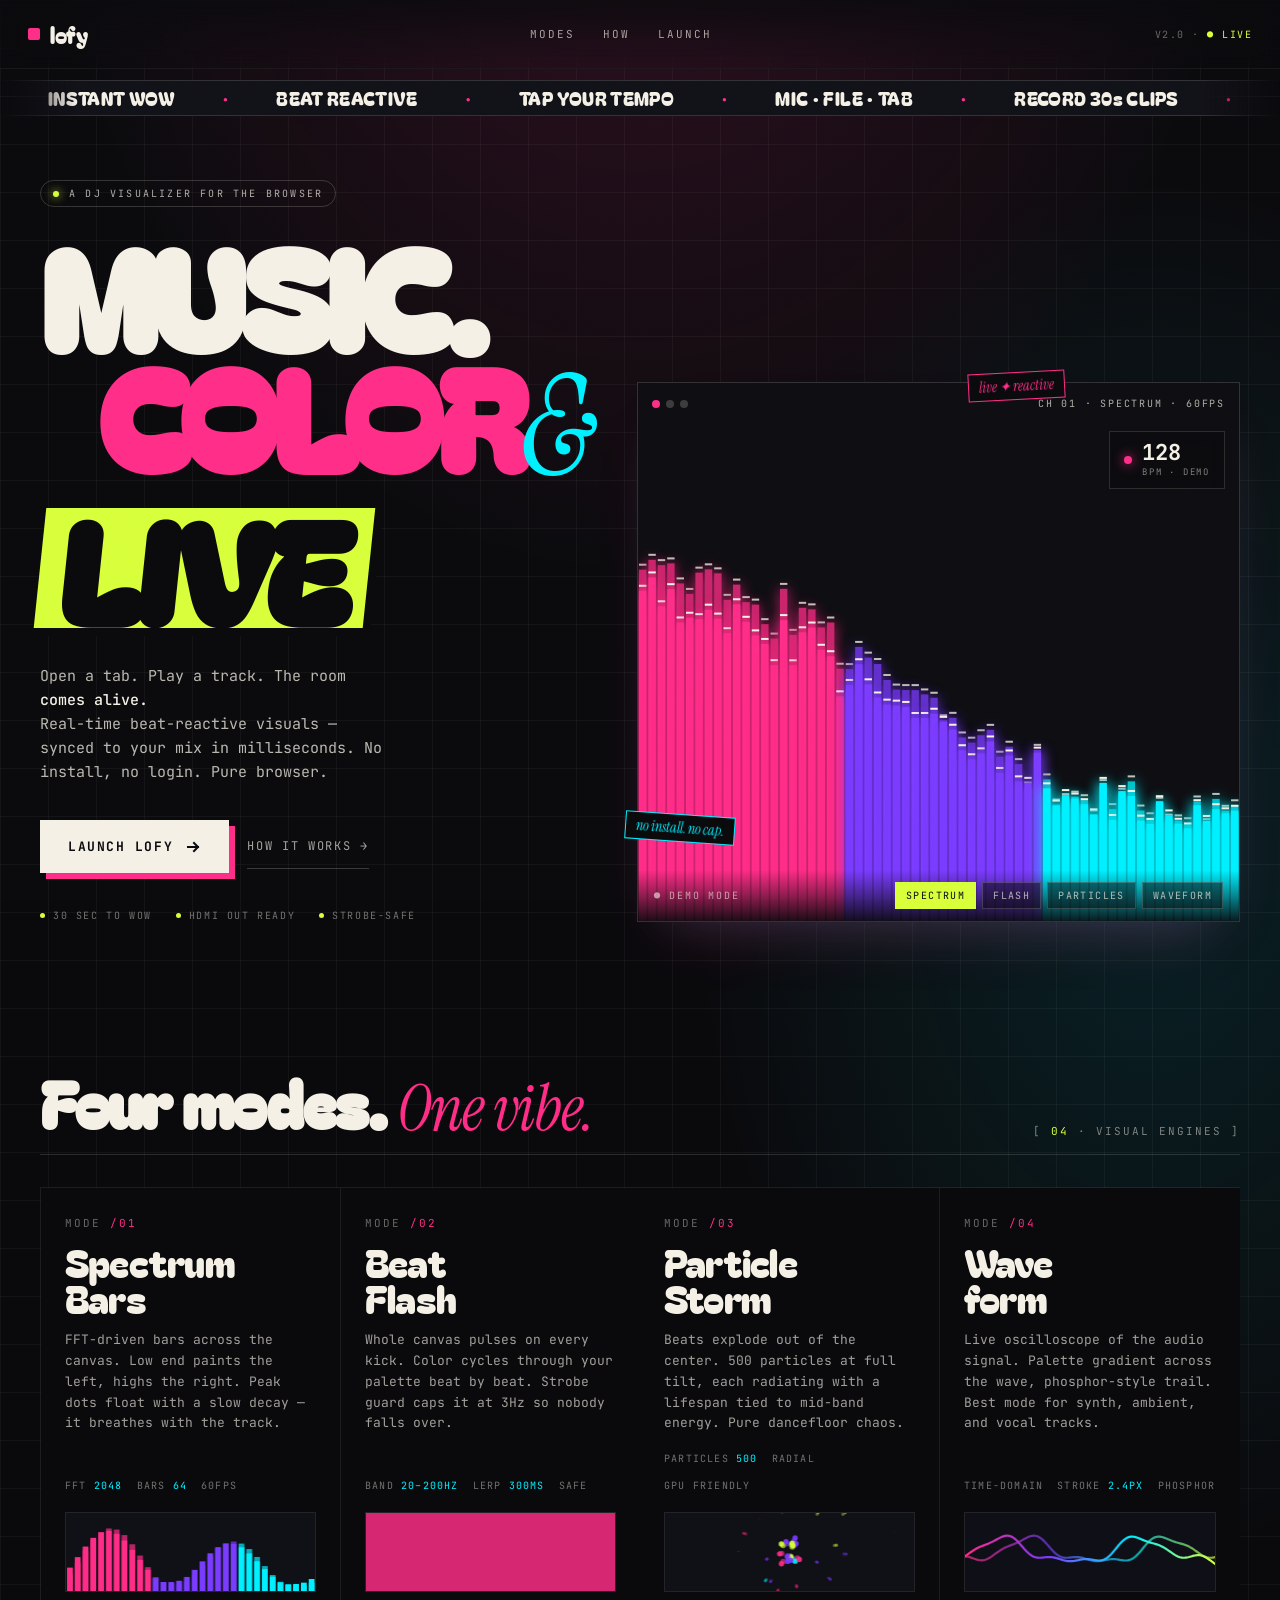
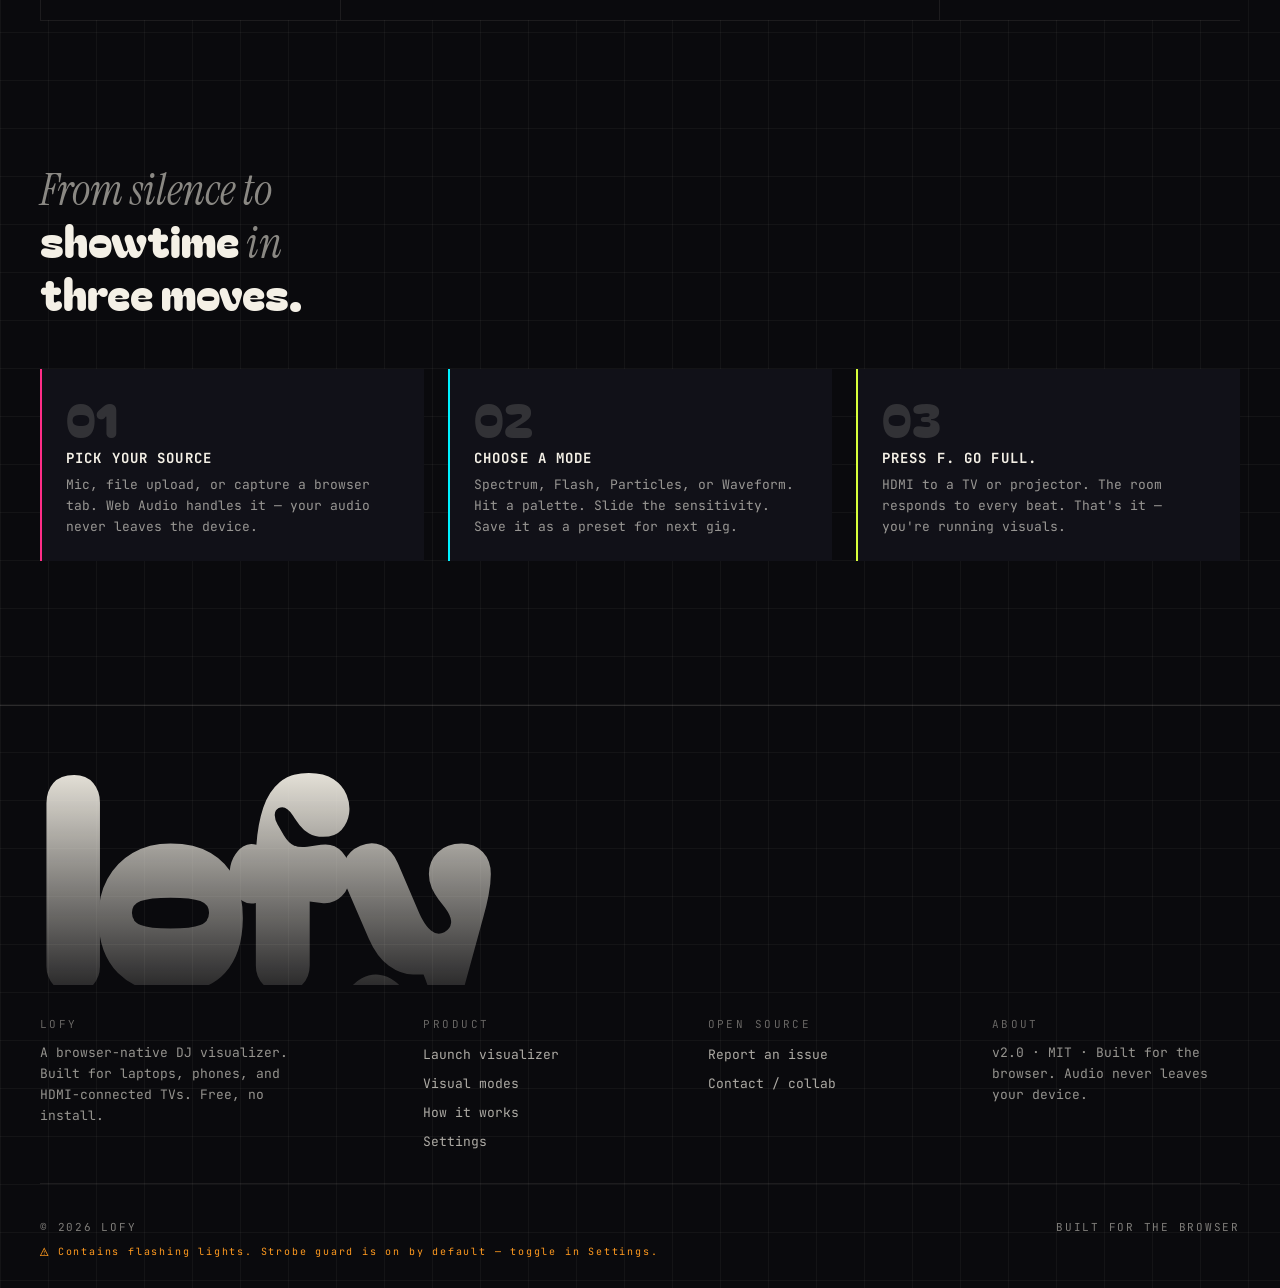
<file: index.html>
<!DOCTYPE html>
<html lang="en">
<head>
<meta charset="UTF-8">
<meta name="viewport" content="width=device-width, initial-scale=1.0, viewport-fit=cover">
<title>lofy — Music. Color. Live. · Browser DJ Visualizer</title>
<meta name="description" content="A browser-native DJ visualizer. Real-time beat-reactive visuals — synced to your music in milliseconds. No install, no login.">
<meta name="keywords" content="DJ visualizer, music visualizer, web audio visualizer, beat detection, audio reactive, real-time visuals, fullscreen visualizer, PWA, browser DJ tool, party visuals">
<meta name="author" content="lofy">
<meta name="theme-color" content="#0a0a0d">
<meta name="color-scheme" content="dark">
<meta name="referrer" content="strict-origin-when-cross-origin">

<link rel="canonical" href="https://lofy.vizleo.com/">

<!-- Open Graph -->
<meta property="og:title" content="lofy — Music. Color. Live.">
<meta property="og:description" content="A browser-native DJ visualizer. Real-time beat-reactive visuals — synced to your music in milliseconds. No install, no login.">
<meta property="og:type" content="website">
<meta property="og:url" content="https://lofy.vizleo.com/">
<meta property="og:image" content="https://lofy.vizleo.com/assets/og-image.png">
<meta property="og:image:width" content="1200">
<meta property="og:image:height" content="630">
<meta property="og:image:alt" content="lofy — DJ visualizer for the browser">
<meta property="og:site_name" content="lofy">
<meta property="og:locale" content="en_US">

<!-- Twitter Card -->
<meta name="twitter:card" content="summary_large_image">
<meta name="twitter:title" content="lofy — Music. Color. Live.">
<meta name="twitter:description" content="Browser-native DJ visualizer. Beat-reactive visuals, zero install.">
<meta name="twitter:image" content="https://lofy.vizleo.com/assets/og-image.png">
<meta name="twitter:image:alt" content="lofy — DJ visualizer for the browser">

<!-- iOS PWA -->
<meta name="apple-mobile-web-app-capable" content="yes">
<meta name="apple-mobile-web-app-status-bar-style" content="black-translucent">
<meta name="apple-mobile-web-app-title" content="lofy">
<meta name="format-detection" content="telephone=no">

<!-- Windows / Edge tile -->
<meta name="msapplication-TileColor" content="#0a0a0d">
<meta name="msapplication-config" content="./browserconfig.xml">

<link rel="manifest" href="./manifest.json">
<link rel="icon" type="image/svg+xml" href="./assets/favicon.svg">
<link rel="alternate icon" href="./assets/icon-192.png" type="image/png">
<link rel="apple-touch-icon" href="./assets/icon-192.png">

<link rel="dns-prefetch" href="//fonts.googleapis.com">
<link rel="dns-prefetch" href="//fonts.gstatic.com">
<link rel="preconnect" href="https://fonts.googleapis.com">
<link rel="preconnect" href="https://fonts.gstatic.com" crossorigin>
<link href="https://fonts.googleapis.com/css2?family=Bagel+Fat+One&family=JetBrains+Mono:wght@300;400;500;700&family=Instrument+Serif:ital@0;1&display=swap" rel="stylesheet">

<link rel="stylesheet" href="./css/main.css">
<link rel="stylesheet" href="./css/landing.css">

<script type="application/ld+json">
{
  "@context": "https://schema.org",
  "@type": "WebApplication",
  "name": "lofy",
  "alternateName": "lofy DJ Visualizer",
  "description": "A browser-native DJ visualizer. Real-time beat-reactive visuals synced to your music in milliseconds. No install, no login.",
  "url": "https://lofy.vizleo.com/",
  "applicationCategory": "MultimediaApplication",
  "operatingSystem": "Any (modern browser)",
  "browserRequirements": "Requires JavaScript and Web Audio API. Best in Chrome, Edge, Firefox, Safari.",
  "offers": { "@type": "Offer", "price": "0", "priceCurrency": "USD" },
  "image": "https://lofy.vizleo.com/assets/og-image.png",
  "screenshot": "https://lofy.vizleo.com/assets/og-image.png",
  "featureList": [
    "Real-time beat-reactive visuals",
    "Microphone, file upload, and tab audio capture",
    "Spectrum bars, Beat Flash, Particle Storm, and Waveform oscilloscope modes",
    "Tap-tempo BPM override",
    "Custom palettes and presets",
    "Strobe safety guard",
    "Fullscreen for HDMI / projector output",
    "Installable as a PWA",
    "Records 30-second clips for sharing"
  ],
  "creator": { "@type": "Organization", "name": "lofy" }
}
</script>
</head>
<body class="landing grain">

<nav aria-label="primary">
  <a href="#top" class="brand" aria-label="lofy home"><span class="brand-dot" aria-hidden="true"></span> lofy</a>
  <div class="nav-links">
    <a href="#modes">Modes</a>
    <a href="#how">How</a>
    <a href="./app.html">Launch</a>
  </div>
  <div class="nav-meta">v2.0 · <span>● LIVE</span></div>
</nav>
<a id="top" tabindex="-1" aria-hidden="true"></a>

<div class="ticker" aria-hidden="true">
  <div class="ticker-track">
    <span>INSTANT WOW</span><span>BEAT REACTIVE</span><span>TAP YOUR TEMPO</span><span>MIC · FILE · TAB</span><span>RECORD 30s CLIPS</span><span>PLUG INTO A TV</span><span>RAINBOW STROBE</span><span>FREE FOREVER</span><span>NO INSTALL</span><span>NO LOGIN</span>
    <span>INSTANT WOW</span><span>BEAT REACTIVE</span><span>TAP YOUR TEMPO</span><span>MIC · FILE · TAB</span><span>RECORD 30s CLIPS</span><span>PLUG INTO A TV</span><span>RAINBOW STROBE</span><span>FREE FOREVER</span><span>NO INSTALL</span><span>NO LOGIN</span>
  </div>
</div>

<section class="hero">
  <div class="hero-left">
    <div class="eyebrow reveal d1">A DJ visualizer for the browser</div>
    <h1 class="reveal d2">
      <span class="l-music">MUSIC.</span>
      <span class="l-color">COLOR<em>&amp;</em></span>
      <span class="l-live">LIVE</span>
    </h1>
    <p class="sub reveal d3">
      Open a tab. Play a track. The room <b>comes alive.</b><br>
      Real-time beat-reactive visuals — synced to your mix in milliseconds. No install, no login. Pure browser.
    </p>
    <div class="cta-row reveal d4">
      <a class="btn-primary" href="./app.html">
        Launch lofy
        <svg width="16" height="16" viewBox="0 0 16 16" fill="none" aria-hidden="true"><path d="M3 8h10M9 4l4 4-4 4" stroke="currentColor" stroke-width="2" stroke-linecap="square"/></svg>
      </a>
      <a class="btn-ghost" href="#how">How it works →</a>
    </div>
    <div class="trust-row reveal d5">
      <div>30 sec to wow</div>
      <div>HDMI out ready</div>
      <div>Strobe-safe</div>
    </div>
  </div>

  <div class="hero-right reveal d3">
    <div class="float-tag t1">live ✦ reactive</div>
    <div class="canvas-frame">
      <div class="canvas-chrome">
        <div class="dots"><i></i><i></i><i></i></div>
        <div>CH 01 · SPECTRUM · 60FPS</div>
      </div>
      <div class="bpm-badge">
        <div class="bpm-dot"></div>
        <div>
          <div class="bpm-val" id="bpmVal">128</div>
          <div class="bpm-lbl">BPM · demo</div>
        </div>
      </div>
      <canvas id="heroCanvas"></canvas>
      <div class="canvas-foot">
        <div>● DEMO MODE</div>
        <div class="mode-pills">
          <button class="mode-pill active" data-mode="spectrum">Spectrum</button>
          <button class="mode-pill" data-mode="flash">Flash</button>
          <button class="mode-pill" data-mode="particles">Particles</button>
          <button class="mode-pill" data-mode="waveform">Waveform</button>
        </div>
      </div>
    </div>
    <div class="float-tag t2">no install. no cap.</div>
  </div>
</section>

<section class="modes" id="modes">
  <div class="modes-head scroll-in">
    <h2>Four modes. <em>One vibe.</em></h2>
    <div class="count">[ <span>04</span> · VISUAL ENGINES ]</div>
  </div>
  <div class="modes-grid">
    <div class="mode-card scroll-in d1">
      <div class="num">MODE <span>/01</span></div>
      <h3>Spectrum<br>Bars</h3>
      <p>FFT-driven bars across the canvas. Low end paints the left, highs the right. Peak dots float with a slow decay — it breathes with the track.</p>
      <div class="specs"><span>FFT <b>2048</b></span><span>BARS <b>64</b></span><span>60FPS</span></div>
      <div class="vis"><canvas id="vis1"></canvas></div>
    </div>
    <div class="mode-card scroll-in d2">
      <div class="num">MODE <span>/02</span></div>
      <h3>Beat<br>Flash</h3>
      <p>Whole canvas pulses on every kick. Color cycles through your palette beat by beat. Strobe guard caps it at 3Hz so nobody falls over.</p>
      <div class="specs"><span>BAND <b>20–200Hz</b></span><span>LERP <b>300MS</b></span><span>SAFE</span></div>
      <div class="vis"><canvas id="vis2"></canvas></div>
    </div>
    <div class="mode-card scroll-in d3">
      <div class="num">MODE <span>/03</span></div>
      <h3>Particle<br>Storm</h3>
      <p>Beats explode out of the center. 500 particles at full tilt, each radiating with a lifespan tied to mid-band energy. Pure dancefloor chaos.</p>
      <div class="specs"><span>PARTICLES <b>500</b></span><span>RADIAL</span><span>GPU FRIENDLY</span></div>
      <div class="vis"><canvas id="vis3"></canvas></div>
    </div>
    <div class="mode-card scroll-in d3">
      <div class="num">MODE <span>/04</span></div>
      <h3>Wave<br>form</h3>
      <p>Live oscilloscope of the audio signal. Palette gradient across the wave, phosphor-style trail. Best mode for synth, ambient, and vocal tracks.</p>
      <div class="specs"><span>TIME-DOMAIN</span><span>STROKE <b>2.4PX</b></span><span>PHOSPHOR</span></div>
      <div class="vis"><canvas id="vis4"></canvas></div>
    </div>
  </div>
</section>

<section class="how" id="how">
  <div class="how-head scroll-in">From silence to <b>showtime</b> in <b>three moves.</b></div>
  <div class="steps">
    <div class="step scroll-in d1">
      <div class="step-num">01</div>
      <h4>Pick your source</h4>
      <p>Mic, file upload, or capture a browser tab. Web Audio handles it — your audio never leaves the device.</p>
    </div>
    <div class="step scroll-in d2">
      <div class="step-num">02</div>
      <h4>Choose a mode</h4>
      <p>Spectrum, Flash, Particles, or Waveform. Hit a palette. Slide the sensitivity. Save it as a preset for next gig.</p>
    </div>
    <div class="step scroll-in d3">
      <div class="step-num">03</div>
      <h4>Press F. Go full.</h4>
      <p>HDMI to a TV or projector. The room responds to every beat. That's it — you're running visuals.</p>
    </div>
  </div>
</section>

<footer class="foot" id="about">
  <div class="foot-mega scroll-in">lofy</div>

  <div class="foot-cols">
    <div class="foot-col">
      <div class="foot-h">lofy</div>
      <p class="foot-p">A browser-native DJ visualizer. Built for laptops, phones, and HDMI-connected TVs. Free, no install.</p>
    </div>
    <div class="foot-col">
      <div class="foot-h">Product</div>
      <ul class="foot-list">
        <li><a href="./app.html">Launch visualizer</a></li>
        <li><a href="#modes">Visual modes</a></li>
        <li><a href="#how">How it works</a></li>
        <li><a href="./app.html?ref=footer">Settings</a></li>
      </ul>
    </div>
    <div class="foot-col">
      <div class="foot-h">Open Source</div>
      <ul class="foot-list">
        <li><a href="https://github.com/amany2301/lofy/issues" target="_blank" rel="noopener">Report an issue</a></li>
        <li><a href="./app.html#contact">Contact / collab</a></li>
      </ul>
    </div>
    <div class="foot-col">
      <div class="foot-h">About</div>
      <p class="foot-p">v2.0 · <a href="https://github.com/amany2301/lofy/blob/main/LICENSE" target="_blank" rel="noopener">MIT</a> · Built for the browser. Audio never leaves your device.</p>
    </div>
  </div>

  <div class="foot-row">
    <div>© 2026 lofy</div>
    <div>BUILT FOR THE BROWSER</div>
  </div>
  <div class="strobe">Contains flashing lights. Strobe guard is on by default — toggle in Settings.</div>
</footer>

<script src="./js/landing.js"></script>
<script>
  if ('serviceWorker' in navigator) {
    window.addEventListener('load', () => navigator.serviceWorker.register('./sw.js').catch(()=>{}));
  }
</script>
</body>
</html>
</file>
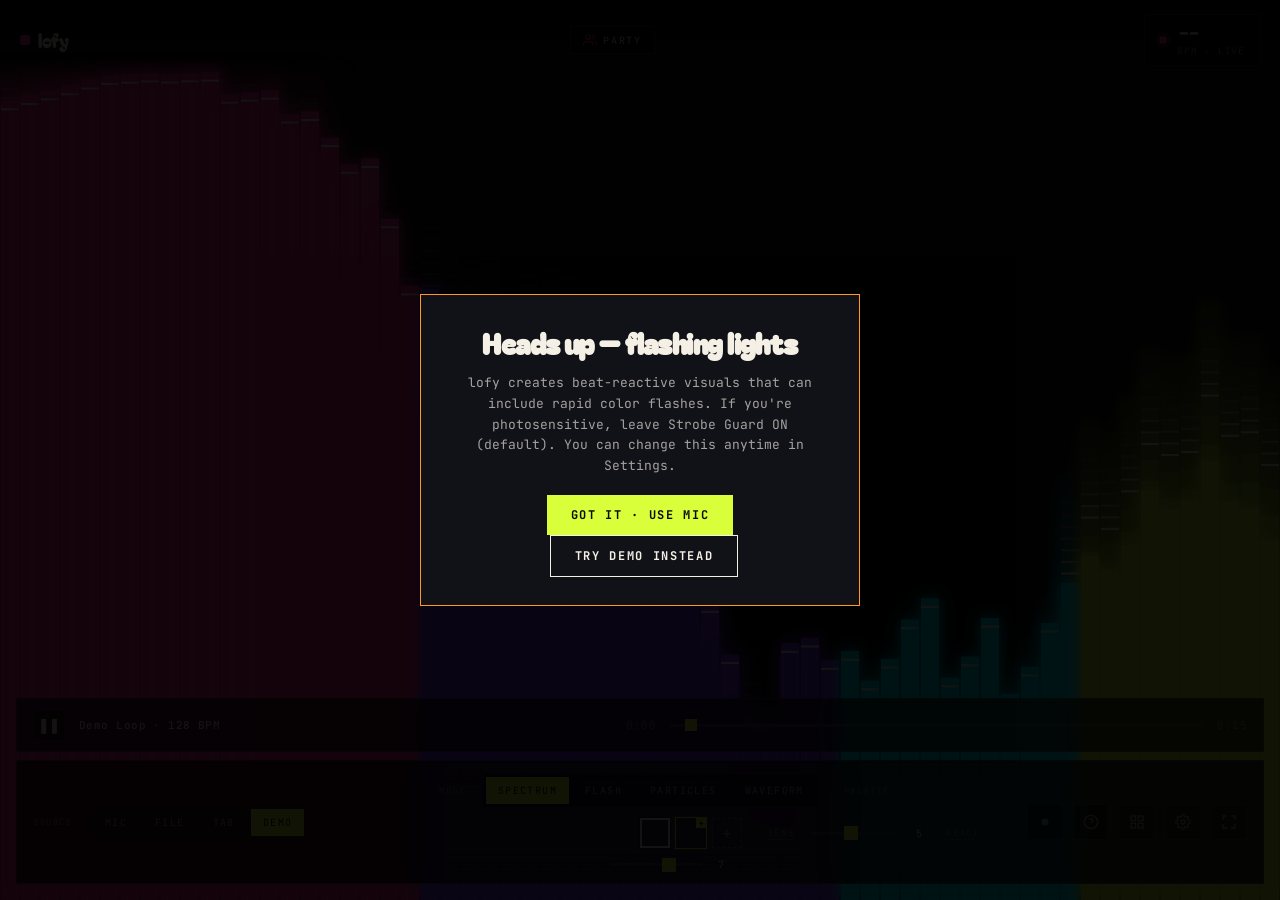
<file: app.html>
<!DOCTYPE html>
<html lang="en">
<head>
<meta charset="UTF-8">
<meta name="viewport" content="width=device-width, initial-scale=1.0, viewport-fit=cover, user-scalable=no">
<title>lofy DJ Visualizer — Real-time Beat-Reactive Visuals</title>
<meta name="description" content="Real-time beat-reactive music visualizer. Mic, file, or tab input. Spectrum, Flash, Particles, and Waveform modes. Tap tempo, record, share. No install, no login.">
<meta name="author" content="lofy">
<meta name="theme-color" content="#000000">
<meta name="color-scheme" content="dark">
<meta name="referrer" content="strict-origin-when-cross-origin">

<link rel="canonical" href="https://lofy.vizleo.com/app.html">

<!-- Open Graph -->
<meta property="og:title" content="lofy DJ Visualizer — Real-time Beat-Reactive Visuals">
<meta property="og:description" content="Launch the lofy visualizer. Mic, file, or tab input. Spectrum, Flash, Particles. Free, in your browser.">
<meta property="og:type" content="website">
<meta property="og:url" content="https://lofy.vizleo.com/app.html">
<meta property="og:image" content="https://lofy.vizleo.com/assets/og-image.png">
<meta property="og:image:width" content="1200">
<meta property="og:image:height" content="630">
<meta property="og:site_name" content="lofy">

<!-- Twitter -->
<meta name="twitter:card" content="summary_large_image">
<meta name="twitter:title" content="lofy DJ Visualizer">
<meta name="twitter:description" content="Beat-reactive visuals in your browser. Real-time. Free.">
<meta name="twitter:image" content="https://lofy.vizleo.com/assets/og-image.png">

<!-- iOS PWA -->
<meta name="apple-mobile-web-app-capable" content="yes">
<meta name="apple-mobile-web-app-status-bar-style" content="black-translucent">
<meta name="apple-mobile-web-app-title" content="lofy">
<meta name="format-detection" content="telephone=no">

<!-- Windows / Edge -->
<meta name="msapplication-TileColor" content="#0a0a0d">
<meta name="msapplication-config" content="./browserconfig.xml">

<link rel="manifest" href="./manifest.json">
<link rel="icon" type="image/svg+xml" href="./assets/favicon.svg">
<link rel="alternate icon" href="./assets/icon-192.png" type="image/png">
<link rel="apple-touch-icon" href="./assets/icon-192.png">

<link rel="dns-prefetch" href="//fonts.googleapis.com">
<link rel="dns-prefetch" href="//fonts.gstatic.com">
<link rel="preconnect" href="https://fonts.googleapis.com">
<link rel="preconnect" href="https://fonts.gstatic.com" crossorigin>
<link href="https://fonts.googleapis.com/css2?family=Bagel+Fat+One&family=JetBrains+Mono:wght@300;400;500;700&family=Instrument+Serif:ital@0;1&display=swap" rel="stylesheet">

<link rel="stylesheet" href="./css/main.css">
<link rel="stylesheet" href="./css/app.css">
</head>
<body class="app">

<main id="stage" aria-label="lofy visualizer stage">
  <canvas id="viz" role="img" aria-label="Real-time music visualizer canvas"></canvas>
</main>

<div class="idle-hint" id="idleHint" role="status" aria-live="polite">
  <div class="title">play something.</div>
  <div class="sub">no audio detected · drop a file or pick <b>Tab</b> for direct music sync</div>
  <button class="demo-cta" id="tryDemoBtn" type="button">Try the demo loop</button>
</div>

<div class="fps-chip" id="fpsChip" aria-hidden="true"><b id="fpsVal">--</b> FPS</div>

<div class="install-pill" id="installPill" hidden>
  <button id="installBtn" type="button">Install lofy</button>
</div>

<header class="topbar" id="topbar">
  <a href="./index.html" class="brand-mini" aria-label="lofy home"><span class="dot" aria-hidden="true"></span> lofy</a>

  <button class="party-pill" id="btnParty" type="button" aria-label="Party Room">
    <svg width="14" height="14" viewBox="0 0 24 24" fill="none" stroke="currentColor" stroke-width="2" aria-hidden="true">
      <path d="M17 21v-2a4 4 0 0 0-4-4H5a4 4 0 0 0-4 4v2"/>
      <circle cx="9" cy="7" r="4"/>
      <path d="M23 21v-2a4 4 0 0 0-3-3.87"/>
      <path d="M16 3.13a4 4 0 0 1 0 7.75"/>
    </svg>
    <span class="party-label">Party</span>
  </button>

  <div class="room-chip" id="roomChip" hidden>
    <span class="room-chip-code" id="roomChipCode">—</span>
    <span class="room-chip-count" id="roomChipCount">0</span>
    <button class="room-chip-leave" id="roomChipLeave" type="button" aria-label="Leave room">✕</button>
  </div>

  <div class="mic-level" id="micLevel" aria-hidden="true" style="display:none">
    <span class="mic-level-label">MIC</span>
    <div class="mic-level-track"><div class="mic-level-bar" id="micLevelBar"></div></div>
  </div>

  <div class="bpm-badge bpm-live" id="bpmBadge" role="button" tabindex="0"
       title="Click to tap tempo. Double-click to clear manual BPM."
       aria-label="BPM badge — click to tap tempo">
    <div class="bpm-dot" id="bpmDot" aria-hidden="true"></div>
    <div>
      <div class="bpm-val" id="bpmVal">--</div>
      <div class="bpm-lbl" id="bpmLbl">BPM · LIVE</div>
    </div>
  </div>
</header>

<!-- Bottom panel — stacks trackbar above controls so they never overlap -->
<div class="bottom-panel" id="bottomPanel">

<!-- Track bar (when file source active) -->
<div class="trackbar" id="trackbar">
  <button class="play" id="btnPlay" aria-label="Play/Pause" type="button">▶</button>
  <div class="name" id="trackName">—</div>
  <span class="time" id="curTime" aria-label="Current time">0:00</span>
  <input type="range" class="scrub" id="scrub" min="0" max="1000" value="0" aria-label="Scrub through track">
  <span class="time" id="durTime" aria-label="Duration">0:00</span>
</div>

<!-- CONTROL BAR -->
<div class="controls" id="controls">
  <div class="group">
    <span class="lbl" id="lblSource">Source</span>
    <div class="pill-group" id="srcGroup" role="group" aria-labelledby="lblSource">
      <button class="pill active" data-src="mic"  type="button" aria-pressed="true">Mic</button>
      <button class="pill"        data-src="file" type="button" aria-pressed="false">File</button>
      <button class="pill"        data-src="tab"  type="button" aria-pressed="false">Tab</button>
      <button class="pill"        data-src="demo" type="button" aria-pressed="false" title="Play the built-in 128 BPM demo loop">Demo</button>
    </div>
  </div>

  <div class="group" style="justify-content:center">
    <span class="lbl" id="lblMode">Mode</span>
    <div class="pill-group" id="modeGroup" role="group" aria-labelledby="lblMode">
      <button class="pill active" data-mode="spectrum"  type="button" aria-pressed="true">Spectrum</button>
      <button class="pill"        data-mode="flash"     type="button" aria-pressed="false">Flash</button>
      <button class="pill"        data-mode="particles" type="button" aria-pressed="false">Particles</button>
      <button class="pill"        data-mode="waveform"  type="button" aria-pressed="false">Waveform</button>
    </div>

    <span class="lbl" style="margin-left:14px" id="lblPalette">Palette</span>
    <div class="swatch-row" id="swatchRow" role="group" aria-labelledby="lblPalette"></div>

    <label class="lbl lbl-help" style="margin-left:14px" for="sens"
           data-tip="How loud the input feels to lofy. Higher = quieter sounds register.">Sens</label>
    <div class="slider-wrap">
      <input type="range" class="slider" id="sens" min="1" max="10" value="5"
             aria-label="Audio input sensitivity"
             title="How loud the input feels to lofy. Higher = quieter sounds register.">
      <span class="slider-val" id="sensVal" aria-hidden="true">5</span>
    </div>

    <label class="lbl lbl-help" style="margin-left:14px" for="react"
           data-tip="How readily small changes flip the color. Higher = more flicker per phrase.">React</label>
    <div class="slider-wrap">
      <input type="range" class="slider" id="react" min="1" max="10" value="7"
             aria-label="Color reactivity"
             title="How readily small changes flip the color. Higher = more flicker per phrase.">
      <span class="slider-val" id="reactVal" aria-hidden="true">7</span>
    </div>
  </div>

  <div class="group">
    <button class="icon-btn" id="btnRec" title="Record 30s clip (R)" aria-label="Record 30 second clip" type="button">
      <svg width="14" height="14" viewBox="0 0 24 24" fill="currentColor" aria-hidden="true"><circle cx="12" cy="12" r="6"/></svg>
    </button>
    <button class="icon-btn" id="btnHelp" title="Keyboard shortcuts (?)" aria-label="Keyboard shortcuts" type="button">
      <svg width="16" height="16" viewBox="0 0 24 24" fill="none" stroke="currentColor" stroke-width="2" aria-hidden="true"><circle cx="12" cy="12" r="10"/><path d="M9.09 9a3 3 0 0 1 5.83 1c0 2-3 3-3 3"/><line x1="12" y1="17" x2="12.01" y2="17"/></svg>
    </button>
    <button class="icon-btn" id="btnPresets" title="Presets (P)" aria-label="Presets" type="button">
      <svg width="16" height="16" viewBox="0 0 24 24" fill="none" stroke="currentColor" stroke-width="2" aria-hidden="true"><rect x="3" y="3" width="7" height="7"/><rect x="14" y="3" width="7" height="7"/><rect x="3" y="14" width="7" height="7"/><rect x="14" y="14" width="7" height="7"/></svg>
    </button>
    <button class="icon-btn" id="btnSettings" title="Settings" aria-label="Settings" type="button">
      <svg width="16" height="16" viewBox="0 0 24 24" fill="none" stroke="currentColor" stroke-width="2" aria-hidden="true"><circle cx="12" cy="12" r="3"/><path d="M19.4 15a1.65 1.65 0 0 0 .33 1.82l.06.06a2 2 0 0 1-2.83 2.83l-.06-.06a1.65 1.65 0 0 0-1.82-.33 1.65 1.65 0 0 0-1 1.51V21a2 2 0 0 1-4 0v-.09A1.65 1.65 0 0 0 9 19.4a1.65 1.65 0 0 0-1.82.33l-.06.06a2 2 0 0 1-2.83-2.83l.06-.06a1.65 1.65 0 0 0 .33-1.82 1.65 1.65 0 0 0-1.51-1H3a2 2 0 0 1 0-4h.09A1.65 1.65 0 0 0 4.6 9a1.65 1.65 0 0 0-.33-1.82l-.06-.06a2 2 0 0 1 2.83-2.83l.06.06a1.65 1.65 0 0 0 1.82.33H9a1.65 1.65 0 0 0 1-1.51V3a2 2 0 0 1 4 0v.09a1.65 1.65 0 0 0 1 1.51 1.65 1.65 0 0 0 1.82-.33l.06-.06a2 2 0 0 1 2.83 2.83l-.06.06a1.65 1.65 0 0 0-.33 1.82V9a1.65 1.65 0 0 0 1.51 1H21a2 2 0 0 1 0 4h-.09a1.65 1.65 0 0 0-1.51 1z"/></svg>
    </button>
    <button class="icon-btn" id="btnFs" title="Fullscreen (F)" aria-label="Fullscreen" type="button">
      <svg width="16" height="16" viewBox="0 0 24 24" fill="none" stroke="currentColor" stroke-width="2" aria-hidden="true"><path d="M3 9V3h6M21 9V3h-6M3 15v6h6M21 15v6h-6"/></svg>
    </button>
  </div>
</div>

</div><!-- /.bottom-panel -->

<div class="countdown" id="countdown" aria-hidden="true"><div class="n" id="countdownN">3</div></div>

<!-- DROPZONE -->
<div class="dropzone" id="dropzone">
  <div class="dropzone-inner">
    <h3>Drop a track</h3>
    <p>MP3, WAV, OGG, FLAC, AAC — anything your browser can decode. Audio is processed entirely in your browser and never uploaded.</p>
    <input type="file" id="fileInput" accept="audio/*">
    <label for="fileInput">Choose file</label>
    <div class="formats" style="margin-top:14px">drag · drop · or pick</div>
  </div>
</div>

<!-- SETTINGS OVERLAY -->
<div class="overlay" id="settingsOverlay">
  <div class="sheet">
    <div class="sheet-head">
      <h2>Settings</h2>
      <button class="close" data-close>Esc ✕</button>
    </div>

    <fieldset class="set-group">
      <legend>Audio</legend>

      <div class="set-row">
        <div>
          <div class="lbl-md">Input Sensitivity</div>
          <div class="lbl-sm">How loud the input feels to lofy. Higher = quieter sounds register.</div>
        </div>
        <div class="slider-wrap">
          <input type="range" class="slider" id="setSens" min="1" max="10" value="5">
          <span class="slider-val" id="setSensVal">5</span>
        </div>
      </div>

      <div class="set-row">
        <div>
          <div class="lbl-md">Color Reactivity</div>
          <div class="lbl-sm">How easily small tones trigger color changes. High = vocals, hats, every detail flips the color.</div>
        </div>
        <div class="slider-wrap">
          <input type="range" class="slider" id="setReact" min="1" max="10" value="7">
          <span class="slider-val" id="setReactVal">7</span>
        </div>
      </div>
    </fieldset>

    <fieldset class="set-group">
      <legend>Visuals</legend>

      <div class="set-row">
        <div>
          <div class="lbl-md">Color Intensity</div>
          <div class="lbl-sm">Controls max color brightness — useful for projector vs. TV.</div>
        </div>
        <div class="pill-group">
          <button class="pill" data-int="low">Low</button>
          <button class="pill active" data-int="med">Med</button>
          <button class="pill" data-int="high">High</button>
        </div>
      </div>

      <div class="set-row">
        <div>
          <div class="lbl-md">Auto Rotate Hue</div>
          <div class="lbl-sm">Slowly cycles palette hues over time — set-and-forget for parties.</div>
        </div>
        <button class="toggle" id="tgHue" data-key="hueRotate" role="switch" aria-checked="false" aria-label="Auto rotate hue" type="button"></button>
      </div>

      <div class="set-row">
        <div>
          <div class="lbl-md">Hue Cycle Length</div>
          <div class="lbl-sm">How long one full color rotation takes (15s = wild, 120s = subtle drift).</div>
        </div>
        <div class="slider-wrap">
          <input type="range" class="slider" id="setHueCycle" min="15" max="120" step="5" value="45"
                 aria-label="Hue rotation cycle length in seconds">
          <span class="slider-val" id="setHueCycleVal" aria-hidden="true">45s</span>
        </div>
      </div>
    </fieldset>

    <fieldset class="set-group">
      <legend>Safety &amp; Accessibility</legend>

      <div class="set-row">
        <div>
          <div class="lbl-md">Strobe Guard</div>
          <div class="lbl-sm">Caps flash rate to 3 Hz max — safety for photosensitivity. Recommended ON.</div>
        </div>
        <button class="toggle" id="tgStrobe" data-key="strobeGuard" role="switch" aria-checked="false" aria-label="Strobe Guard" type="button"></button>
      </div>

      <div class="set-row">
        <div>
          <div class="lbl-md">Keyboard Shortcuts</div>
          <div class="lbl-sm">1/2/3/4 mode · F fullscreen · M source · ←/→ sens · T tap · P presets · R record · ? help · Esc close</div>
        </div>
        <button class="toggle on" id="tgKeys" data-key="shortcuts" role="switch" aria-checked="true" aria-label="Keyboard shortcuts enabled" type="button"></button>
      </div>
    </fieldset>

    <fieldset class="set-group">
      <legend>Display</legend>

      <div class="set-row">
        <div>
          <div class="lbl-md">Show BPM Badge</div>
          <div class="lbl-sm">Toggles the live BPM overlay on canvas.</div>
        </div>
        <button class="toggle on" id="tgBpm" data-key="showBpm" role="switch" aria-checked="true" aria-label="Show BPM badge" type="button"></button>
      </div>

      <div class="set-row">
        <div>
          <div class="lbl-md">Show FPS</div>
          <div class="lbl-sm">Tiny framerate chip top-right. Useful while tuning particle ceilings.</div>
        </div>
        <button class="toggle" id="tgFps" data-key="showFps" role="switch" aria-checked="false" aria-label="Show FPS overlay" type="button"></button>
      </div>

      <div class="set-row">
        <div>
          <div class="lbl-md">Auto-hide Controls</div>
          <div class="lbl-sm">Hides the control bar after 3s of inactivity in fullscreen.</div>
        </div>
        <button class="toggle on" id="tgAuto" data-key="autoHide" role="switch" aria-checked="true" aria-label="Auto-hide controls" type="button"></button>
      </div>
    </fieldset>

    <fieldset class="set-group">
      <legend>Get in touch</legend>
      <div class="set-row">
        <div>
          <div class="lbl-md">Found a bug, idea, or want to collaborate?</div>
          <div class="lbl-sm">Drop me a message — I reply to every one.</div>
        </div>
        <button class="btn" id="setContactBtn" type="button">Contact</button>
      </div>
    </fieldset>
  </div>
</div>

<!-- PARTY ROOM OVERLAY -->
<div class="overlay" id="roomOverlay">
  <div class="sheet" role="dialog" aria-labelledby="roomTitle" aria-modal="true">
    <div class="sheet-head">
      <h2 id="roomTitle">Party Room</h2>
      <button class="close" data-close type="button">Esc ✕</button>
    </div>

    <!-- ROOT VIEW — pick Start or Join -->
    <div class="room-view" data-view="root">
      <p class="room-intro">Sync the visuals across every device in the room.<br>
        Your device is the server — no accounts, no infra, zero cost.</p>
      <div class="room-actions">
        <button class="btn lg" id="roomStartBtn" type="button">
          <strong>Start a Party Room</strong>
          <span>You host — friends join your visuals</span>
        </button>
        <button class="btn lg ghost" id="roomJoinBtn" type="button">
          <strong>Join a Party Room</strong>
          <span>Scan a host's QR code or type a 4-letter code</span>
        </button>
      </div>
    </div>

    <!-- HOST view — picks QR (in-person) or Code (remote) -->
    <div class="room-view" data-view="host-pick" hidden>
      <p class="room-intro">How will guests connect?</p>
      <div class="room-actions">
        <button class="btn lg" id="hostQrBtn" type="button">
          <strong>QR code · in person</strong>
          <span>Show a QR. Guests scan. Zero servers — pure peer-to-peer.</span>
        </button>
        <button class="btn lg ghost" id="hostCodeBtn" type="button">
          <strong>4-letter code · remote</strong>
          <span>Friends in another room type a code. Uses a free public broker.</span>
        </button>
      </div>
    </div>

    <!-- HOST · QR — show offer, wait for guest's answer QR -->
    <div class="room-view" data-view="host-qr" hidden>
      <p class="room-intro" id="hostQrStep">1 · Friend opens their phone camera and points it at this QR</p>
      <div class="qr-stage">
        <canvas id="hostQrCanvas" width="320" height="320"></canvas>
      </div>
      <p class="room-hint">Any phone camera works — they don't need lofy open first. The QR is a link that auto-opens lofy on their phone.</p>
      <div class="room-actions">
        <button class="btn" id="hostQrScanBtn" type="button">Scan friend's response</button>
        <button class="btn ghost" data-room-back type="button">Back</button>
      </div>
    </div>

    <!-- HOST · Code — show code, wait passively for guests -->
    <div class="room-view" data-view="host-code" hidden>
      <p class="room-intro">Share this code — guests type it in to join.</p>
      <div class="room-code-display">
        <span id="hostCodeBig">— — — —</span>
        <button class="btn ghost" id="hostCodeCopyBtn" type="button">Copy</button>
        <button class="btn ghost" id="hostCodeShareBtn" type="button" hidden>Share</button>
      </div>
      <p class="room-hint" id="hostCodeStatus">Waiting for guests…</p>
      <div class="room-actions">
        <button class="btn ghost" data-room-back type="button">Back</button>
      </div>
    </div>

    <!-- GUEST view — pick QR scan or code entry -->
    <div class="room-view" data-view="guest-pick" hidden>
      <p class="room-intro">How will you join?</p>
      <div class="room-actions">
        <button class="btn lg" id="guestScanBtn" type="button">
          <strong>Scan a QR · in person</strong>
          <span>Point your camera at the host's screen.</span>
        </button>
        <button class="btn lg ghost" id="guestCodeBtn" type="button">
          <strong>Type a code · remote</strong>
          <span>If you're not in the same room as the host.</span>
        </button>
      </div>
    </div>

    <!-- GUEST · QR — scan host's QR -->
    <div class="room-view" data-view="guest-qr" hidden>
      <p class="room-intro" id="guestQrStep">Scan the host's QR code</p>
      <div class="qr-stage">
        <video id="guestScanVideo" playsinline muted></video>
        <div class="qr-viewfinder" aria-hidden="true"></div>
      </div>
      <p class="room-hint" id="guestScanStatus"></p>
      <div class="room-actions">
        <button class="btn ghost" data-room-back type="button">Back</button>
      </div>
    </div>

    <!-- GUEST · Show answer QR back to host -->
    <div class="room-view" data-view="guest-answer" hidden>
      <p class="room-intro">Step 2 · Have the host scan this</p>
      <div class="qr-stage">
        <canvas id="guestAnswerCanvas" width="320" height="320"></canvas>
      </div>
      <p class="room-hint" id="guestAnswerStatus">Waiting for host…</p>
      <div class="room-actions">
        <button class="btn ghost" data-room-back type="button">Back</button>
      </div>
    </div>

    <!-- GUEST · Code entry -->
    <div class="room-view" data-view="guest-code" hidden>
      <p class="room-intro">Type the 4-letter code from the host's screen.</p>
      <input type="text" class="room-code-input" id="guestCodeInput"
             maxlength="4" autocapitalize="characters" inputmode="text"
             autocomplete="off" spellcheck="false" placeholder="XYZW">
      <p class="room-hint" id="guestCodeStatus"></p>
      <div class="room-actions">
        <button class="btn" id="guestCodeJoinBtn" type="button">Join</button>
        <button class="btn ghost" data-room-back type="button">Back</button>
      </div>
    </div>

    <!-- CONNECTED — host or guest is in a live room -->
    <div class="room-view" data-view="connected" hidden>
      <div class="room-connected">
        <div class="room-connected-icon">●</div>
        <h3 id="connectedTitle">Connected · Room XYZW</h3>
        <p class="room-hint" id="connectedDetail">2 guests · audio stays on the host</p>
      </div>
      <div class="room-actions">
        <button class="btn" data-close type="button">Done</button>
        <button class="btn ghost" id="roomLeaveBtn" type="button">Leave room</button>
      </div>
    </div>
  </div>
</div>

<!-- CONTACT OVERLAY -->
<div class="overlay" id="contactOverlay">
  <div class="sheet" role="dialog" aria-labelledby="contactTitle" aria-modal="true">
    <div class="sheet-head">
      <h2 id="contactTitle">Get in touch</h2>
      <button class="close" data-close type="button">Esc ✕</button>
    </div>
    <p class="contact-intro">Bug report · feature idea · business inquiry · or just to say hi.<br>I read every message.</p>
    <form id="contactForm" class="contact-form" novalidate>
      <label class="contact-field">
        <span class="contact-label">Name <em>optional</em></span>
        <input type="text" name="name" maxlength="80" autocomplete="name">
      </label>
      <label class="contact-field">
        <span class="contact-label">Email <em>so I can reply</em></span>
        <input type="email" name="email" required maxlength="160" autocomplete="email" placeholder="you@example.com">
      </label>
      <label class="contact-field">
        <span class="contact-label">Topic</span>
        <select name="topic">
          <option value="hello">Just saying hi</option>
          <option value="bug">Bug report</option>
          <option value="feature">Feature suggestion</option>
          <option value="business">Business / collaboration</option>
          <option value="other">Other</option>
        </select>
      </label>
      <label class="contact-field">
        <span class="contact-label">Message</span>
        <textarea name="message" rows="5" required maxlength="3000" placeholder="What's on your mind?"></textarea>
      </label>
      <!-- Honeypot — bots fill this, humans don't see it -->
      <input type="text" name="_gotcha" tabindex="-1" autocomplete="off" style="position:absolute;left:-9999px">
      <p class="contact-status" id="contactStatus" hidden></p>
      <div class="contact-actions">
        <button type="submit" class="btn" id="contactSubmit">Send message</button>
        <button type="button" class="btn ghost" data-close>Cancel</button>
      </div>
    </form>
  </div>
</div>

<!-- KEYBOARD HELP OVERLAY -->
<div class="overlay" id="helpOverlay">
  <div class="sheet" role="dialog" aria-labelledby="helpTitle" aria-modal="true">
    <div class="sheet-head">
      <h2 id="helpTitle">Keyboard shortcuts</h2>
      <button class="close" data-close type="button">Esc ✕</button>
    </div>
    <div class="kbd-grid">
      <div class="kbd-group">
        <h4>Modes</h4>
        <dl>
          <dt><kbd>1</kbd></dt><dd>Spectrum</dd>
          <dt><kbd>2</kbd></dt><dd>Beat Flash</dd>
          <dt><kbd>3</kbd></dt><dd>Particle Storm</dd>
          <dt><kbd>4</kbd></dt><dd>Waveform</dd>
        </dl>
      </div>
      <div class="kbd-group">
        <h4>Source</h4>
        <dl>
          <dt><kbd>M</kbd></dt><dd>Cycle Mic / File / Tab</dd>
          <dt><kbd>Space</kbd></dt><dd>Play / pause (file mode)</dd>
        </dl>
      </div>
      <div class="kbd-group">
        <h4>Levels</h4>
        <dl>
          <dt><kbd>←</kbd> <kbd>→</kbd></dt><dd>Sensitivity −/+</dd>
          <dt><kbd>T</kbd></dt><dd>Tap tempo (also click BPM)</dd>
        </dl>
      </div>
      <div class="kbd-group">
        <h4>View</h4>
        <dl>
          <dt><kbd>F</kbd></dt><dd>Fullscreen toggle</dd>
          <dt><kbd>P</kbd></dt><dd>Open Presets</dd>
          <dt><kbd>?</kbd></dt><dd>This help</dd>
          <dt><kbd>R</kbd></dt><dd>Record 30s clip</dd>
          <dt><kbd>S</kbd></dt><dd>Share preset URL</dd>
          <dt><kbd>Esc</kbd></dt><dd>Close overlays</dd>
        </dl>
      </div>
    </div>
    <p class="kbd-footer">Found a bug or want to collaborate?
      <a href="#" id="helpContactLink">Drop me a message →</a>
    </p>
  </div>
</div>

<!-- PRESETS OVERLAY -->
<div class="overlay" id="presetsOverlay">
  <div class="sheet">
    <div class="sheet-head">
      <h2>Presets</h2>
      <button class="close" data-close>Esc ✕</button>
    </div>

    <div class="section-h">Custom palette builder</div>
    <div class="builder" id="builder">
      <input type="color" data-i="0" value="#ff2d87">
      <input type="color" data-i="1" value="#7a3cff">
      <input type="color" data-i="2" value="#00f0ff">
      <input type="color" data-i="3" value="#d8ff3a">
      <div class="builder-actions">
        <button class="btn ghost" id="btnApplyBuilder" type="button">Apply</button>
        <button class="btn ghost" id="btnSharePreset" type="button" title="Copy a URL that recreates the current mode + palette + sliders">Share</button>
        <button class="btn"       id="btnSaveBuilder" type="button">Save preset</button>
      </div>
    </div>

    <div class="section-h">Built-in</div>
    <div class="preset-grid" id="builtinGrid"></div>

    <div class="section-h">My presets</div>
    <div class="preset-grid" id="userGrid"></div>
  </div>
</div>

<!-- TOAST -->
<div class="toast" id="toast"></div>

<!-- FIRST-LAUNCH WARNING -->
<div class="first-launch" id="firstLaunch" style="display:none"
     role="alertdialog" aria-labelledby="flTitle" aria-describedby="flDesc">
  <div class="card">
    <h3 id="flTitle">Heads up — flashing lights</h3>
    <p id="flDesc">lofy creates beat-reactive visuals that can include rapid color flashes. If you're photosensitive, leave Strobe Guard ON (default). You can change this anytime in Settings.</p>
    <button class="ack" id="ackBtn" type="button">Got it · Use mic</button>
    <button class="ack" id="tryDemoModalBtn" type="button" style="background:transparent;color:var(--paper);border:1px solid var(--paper);margin-left:8px">Try demo instead</button>
  </div>
</div>

<script type="module" src="./js/app.js"></script>
<script>
  if ('serviceWorker' in navigator) {
    window.addEventListener('load', () => navigator.serviceWorker.register('./sw.js').catch(()=>{}));
  }
</script>
</body>
</html>
</file>
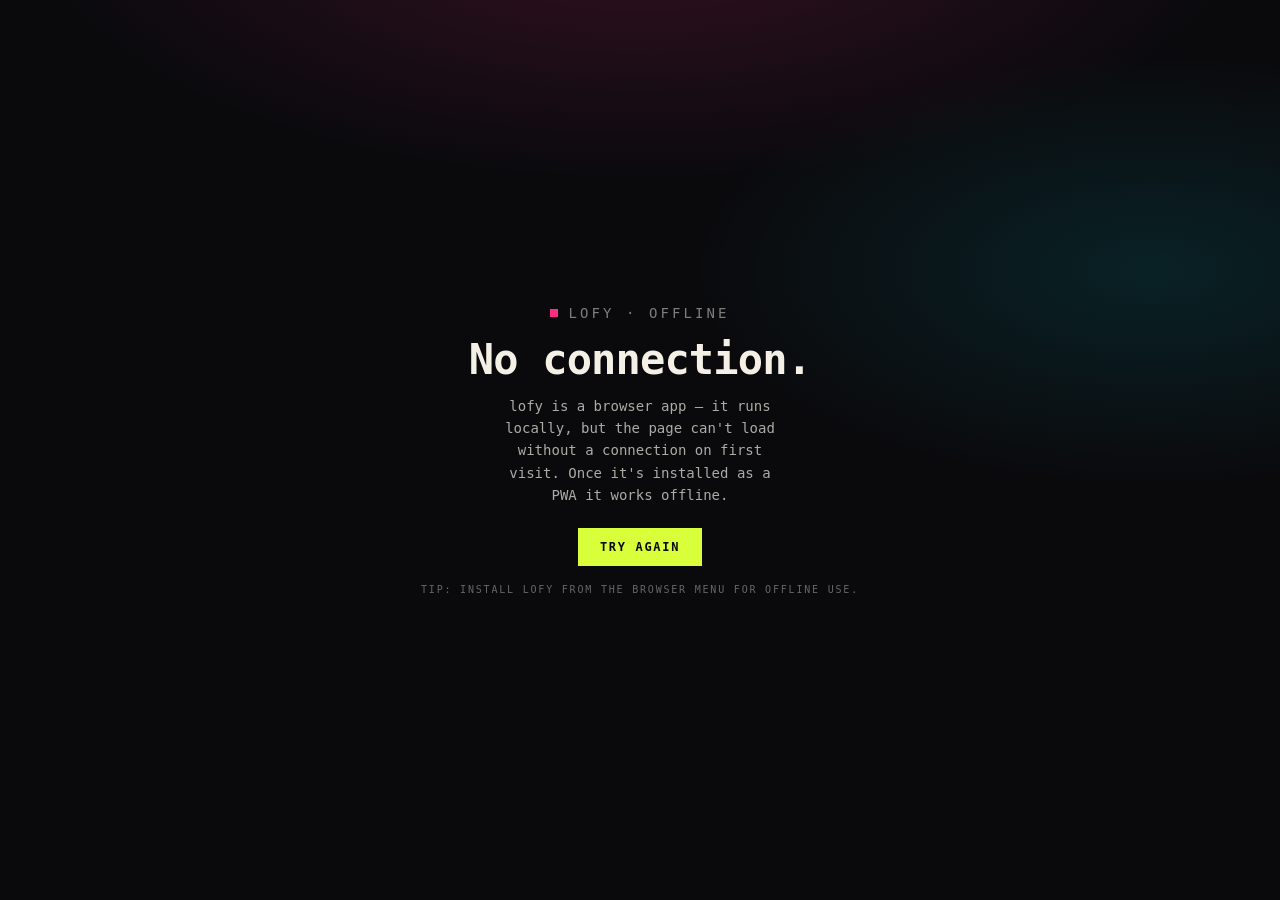
<file: offline.html>
<!DOCTYPE html>
<html lang="en">
<head>
<meta charset="UTF-8">
<meta name="viewport" content="width=device-width, initial-scale=1.0">
<title>lofy — Offline</title>
<meta name="theme-color" content="#0a0a0d">
<meta name="color-scheme" content="dark">
<link rel="icon" type="image/svg+xml" href="./assets/favicon.svg">
<style>
  *{margin:0;padding:0;box-sizing:border-box}
  html,body{height:100%;background:#0a0a0d;color:#f4f0e6;font-family:ui-monospace,SFMono-Regular,Menlo,monospace}
  body{
    display:flex;align-items:center;justify-content:center;padding:24px;text-align:center;
    background-image:
      radial-gradient(ellipse 80% 50% at 50% -10%, rgba(255,45,135,.18), transparent 60%),
      radial-gradient(ellipse 60% 40% at 90% 30%, rgba(0,240,255,.10), transparent 60%);
  }
  .card{max-width:440px}
  .mark{font-size:14px;letter-spacing:.22em;text-transform:uppercase;color:rgba(244,240,230,.5);margin-bottom:18px}
  .mark::before{content:"";display:inline-block;width:8px;height:8px;background:#ff2d87;margin-right:10px;vertical-align:1px}
  h1{font-size:42px;letter-spacing:-.02em;line-height:1;margin-bottom:14px}
  p{font-size:14px;line-height:1.6;color:rgba(244,240,230,.7);margin-bottom:22px;max-width:34ch;margin-left:auto;margin-right:auto}
  a{display:inline-block;padding:12px 22px;background:#d8ff3a;color:#0a0a0d;text-decoration:none;font-weight:700;font-size:12px;letter-spacing:.14em;text-transform:uppercase}
  .hint{margin-top:18px;font-size:10px;letter-spacing:.18em;text-transform:uppercase;color:rgba(244,240,230,.4)}
</style>
</head>
<body>
  <div class="card" role="status" aria-live="polite">
    <div class="mark">lofy · offline</div>
    <h1>No connection.</h1>
    <p>lofy is a browser app — it runs locally, but the page can't load without a connection on first visit. Once it's installed as a PWA it works offline.</p>
    <a href="./">Try again</a>
    <div class="hint">Tip: install lofy from the browser menu for offline use.</div>
  </div>
</body>
</html>
</file>
<file: css/main.css>
/* lofy — shared variables, reset, typography */
:root{
  --ink:#0a0a0d;
  --ink-2:#111118;
  --ink-3:#16161f;
  --paper:#f4f0e6;
  --paper-dim:rgba(244,240,230,.65);
  --paper-faint:rgba(244,240,230,.4);
  --magenta:#ff2d87;
  --cyan:#00f0ff;
  --acid:#d8ff3a;
  --amber:#ff9a1f;
  --violet:#7a3cff;
  --grid: rgba(255,255,255,.04);
  --hairline: rgba(244,240,230,.14);
  --hairline-soft: rgba(244,240,230,.08);
}

*{margin:0;padding:0;box-sizing:border-box}
html,body{
  background:var(--ink);
  color:var(--paper);
  font-family:'JetBrains Mono',ui-monospace,SFMono-Regular,Menlo,monospace;
  -webkit-font-smoothing:antialiased;
  text-rendering:optimizeLegibility;
}
html{
  overflow-x:hidden;
  scroll-behavior:smooth;
  scroll-padding-top:96px;      /* offset for fixed nav */
}
/* Custom scrollbar — slim, on-brand */
::-webkit-scrollbar{width:10px;height:10px}
::-webkit-scrollbar-track{background:transparent}
::-webkit-scrollbar-thumb{background:rgba(244,240,230,.12);border-radius:0}
::-webkit-scrollbar-thumb:hover{background:var(--magenta)}
html{scrollbar-color:rgba(244,240,230,.18) transparent;scrollbar-width:thin}

@media (prefers-reduced-motion: reduce){
  html{scroll-behavior:auto}
  .reveal,.scroll-in{opacity:1!important;transform:none!important;animation:none!important;transition:none!important}
  .controls,.topbar,.toast,.sheet,.overlay,.toggle,.pill{transition:none!important;animation:none!important}
  .brand-dot,.bpm-dot{animation:none!important}
}

/* Focus rings — keyboard-only, never on mouse click */
:focus{outline:none}
button:focus-visible,
a:focus-visible,
input:focus-visible,
[role="switch"]:focus-visible,
[role="button"]:focus-visible,
.pill:focus-visible,
.icon-btn:focus-visible,
.swatch:focus-visible,
.swatch-add:focus-visible,
.toggle:focus-visible,
.slider:focus-visible{
  outline:2px solid var(--cyan);
  outline-offset:2px;
  box-shadow:0 0 0 4px rgba(0,240,255,0.18);
}

/* Toggle micro-animation */
@keyframes togglePop{0%{transform:scale(1)}40%{transform:scale(1.08)}100%{transform:scale(1)}}
.toggle.pop{animation:togglePop .2s cubic-bezier(.2,.7,.2,1)}
body{min-height:100vh;position:relative;overflow-x:hidden}
button{font:inherit;color:inherit;background:none;border:none;cursor:pointer}
a{color:inherit;text-decoration:none}
input,select{font:inherit;color:inherit}
img,svg{display:block;max-width:100%}

/* Grain overlay — film texture */
.grain::before{
  content:"";position:fixed;inset:0;pointer-events:none;z-index:100;opacity:.07;mix-blend-mode:overlay;
  background-image:url("data:image/svg+xml;utf8,<svg xmlns='http://www.w3.org/2000/svg' width='180' height='180'><filter id='n'><feTurbulence type='fractalNoise' baseFrequency='0.9' numOctaves='2' stitchTiles='stitch'/></filter><rect width='100%25' height='100%25' filter='url(%23n)'/></svg>");
}

/* Reveal anim */
.reveal{opacity:0;transform:translateY(20px);animation:up .9s cubic-bezier(.2,.7,.2,1) forwards}
.reveal.d1{animation-delay:.1s}
.reveal.d2{animation-delay:.25s}
.reveal.d3{animation-delay:.4s}
.reveal.d4{animation-delay:.55s}
.reveal.d5{animation-delay:.7s}
@keyframes up{to{opacity:1;transform:translateY(0)}}

@keyframes pulse{0%,100%{transform:scale(1);opacity:1}50%{transform:scale(1.4);opacity:.6;box-shadow:0 0 20px var(--magenta)}}

/* Scroll-triggered reveal — opacity + slight rise. JS toggles .in. */
.scroll-in{
  opacity:0;transform:translateY(28px);
  transition:opacity .7s cubic-bezier(.22,.65,.2,1), transform .7s cubic-bezier(.22,.65,.2,1);
  will-change:opacity, transform;
}
.scroll-in.in{opacity:1;transform:translateY(0)}
.scroll-in.d1{transition-delay:.05s}
.scroll-in.d2{transition-delay:.12s}
.scroll-in.d3{transition-delay:.2s}

.sr-only{position:absolute;width:1px;height:1px;padding:0;margin:-1px;overflow:hidden;clip:rect(0,0,0,0);white-space:nowrap;border:0}
</file>
<file: css/landing.css>
/* lofy — landing page */
body.landing{
  background-image:
    radial-gradient(ellipse 80% 50% at 50% -10%, rgba(255,45,135,.18), transparent 60%),
    radial-gradient(ellipse 60% 40% at 90% 30%, rgba(0,240,255,.10), transparent 60%),
    linear-gradient(var(--grid) 1px, transparent 1px),
    linear-gradient(90deg, var(--grid) 1px, transparent 1px);
  background-size: 100% 100%, 100% 100%, 48px 48px, 48px 48px;
}

/* NAV */
nav{
  position:fixed;top:0;left:0;right:0;z-index:50;
  display:flex;align-items:center;justify-content:space-between;
  padding:18px 28px;
  backdrop-filter:blur(12px);
  background:linear-gradient(180deg, rgba(10,10,13,.85), rgba(10,10,13,0));
  border-bottom:1px solid rgba(255,255,255,.06);
}
.brand{display:flex;align-items:center;gap:10px;font-family:'Bagel Fat One',serif;font-size:22px;letter-spacing:-.02em}
.brand-dot{width:12px;height:12px;background:var(--magenta);border-radius:2px;animation:pulse 1.2s ease-in-out infinite}
.nav-links{display:flex;gap:28px;font-size:11px;letter-spacing:.18em;text-transform:uppercase;color:var(--paper-dim)}
.nav-links a{transition:color .2s}
.nav-links a:hover{color:var(--cyan)}
.nav-meta{font-size:10px;letter-spacing:.15em;color:var(--paper-faint);text-transform:uppercase}
.nav-meta span{color:var(--acid)}
@media (max-width:760px){ .nav-links,.nav-meta{display:none} }

/* TICKER */
.ticker{
  position:relative;margin-top:80px;
  border-top:1px solid var(--hairline);
  border-bottom:1px solid var(--hairline);
  overflow:hidden;background:var(--ink-2);
  height:36px;display:flex;align-items:center;
  /* Fade edges so partial words at the left/right look intentional,
     not like random glitches. */
  -webkit-mask-image: linear-gradient(to right, transparent 0%, black 6%, black 94%, transparent 100%);
          mask-image: linear-gradient(to right, transparent 0%, black 6%, black 94%, transparent 100%);
}
.ticker-track{display:flex;gap:48px;animation:scroll 38s linear infinite;white-space:nowrap;padding-left:48px}
.ticker-track span{font-family:'Bagel Fat One',serif;font-size:18px;letter-spacing:.02em;color:var(--paper);display:flex;align-items:center;gap:48px}
.ticker-track span::after{content:"●";color:var(--magenta);font-size:8px}
@keyframes scroll{from{transform:translateX(0)}to{transform:translateX(-50%)}}

/* HERO */
.hero{
  display:grid;grid-template-columns: 1fr 1.1fr;gap:48px;
  padding:64px 40px 32px;max-width:1440px;margin:0 auto;
  align-items:end;position:relative;
}
@media (max-width:960px){ .hero{grid-template-columns:1fr;padding:36px 22px 24px} }

.hero-left{position:relative;z-index:2}
.eyebrow{
  display:inline-flex;align-items:center;gap:10px;
  padding:6px 12px;border:1px solid rgba(244,240,230,.18);
  border-radius:999px;font-size:10px;letter-spacing:.22em;
  text-transform:uppercase;color:rgba(244,240,230,.7);
  margin-bottom:28px;
}
.eyebrow::before{content:"";width:6px;height:6px;border-radius:50%;background:var(--acid);box-shadow:0 0 10px var(--acid)}
h1{
  font-family:'Bagel Fat One',serif;
  font-size:clamp(64px, 11vw, 168px);
  line-height:.85;letter-spacing:-.04em;color:var(--paper);
}
h1 .l-music{display:block}
h1 .l-color{display:block;color:var(--magenta);transform:translateX(.4em)}
h1 .l-color em{font-family:'Instrument Serif',serif;font-style:italic;font-weight:400;color:var(--cyan);letter-spacing:-.02em}
h1 .l-live{
  display:inline-block;background:var(--acid);color:var(--ink);
  padding:0 .15em;transform:skew(-6deg);
  box-shadow:8px 8px 0 var(--ink);margin-top:.15em;
}
.sub{margin-top:36px;font-size:15px;line-height:1.6;max-width:38ch;color:rgba(244,240,230,.75)}
.sub b{color:var(--paper);font-weight:500}

.cta-row{display:flex;align-items:center;gap:18px;margin-top:36px;flex-wrap:wrap}
.btn-primary{
  position:relative;display:inline-flex;align-items:center;gap:12px;
  padding:18px 28px;background:var(--paper);color:var(--ink);
  font-weight:700;font-size:13px;letter-spacing:.12em;text-transform:uppercase;
  transition:transform .15s ease, box-shadow .15s ease;
  box-shadow:6px 6px 0 var(--magenta);
}
.btn-primary:hover{transform:translate(-2px,-2px);box-shadow:10px 10px 0 var(--magenta)}
.btn-primary:active{transform:translate(2px,2px);box-shadow:2px 2px 0 var(--magenta)}
.btn-primary svg{transition:transform .2s}
.btn-primary:hover svg{transform:translateX(4px)}

.btn-ghost{
  display:inline-flex;align-items:center;gap:8px;
  color:rgba(244,240,230,.65);font-size:12px;letter-spacing:.14em;text-transform:uppercase;
  padding:14px 0;border-bottom:1px solid rgba(244,240,230,.2);
  transition:color .2s, border-color .2s;
}
.btn-ghost:hover{color:var(--cyan);border-bottom-color:var(--cyan)}

.trust-row{display:flex;gap:24px;margin-top:36px;flex-wrap:wrap;font-size:10px;letter-spacing:.16em;text-transform:uppercase;color:rgba(244,240,230,.45)}
.trust-row div{display:flex;align-items:center;gap:8px}
.trust-row div::before{content:"";width:5px;height:5px;background:var(--acid);border-radius:50%}

/* HERO CANVAS */
.hero-right{position:relative;height:540px}
@media (max-width:960px){ .hero-right{height:380px;margin-top:24px} }
.canvas-frame{
  position:relative;width:100%;height:100%;
  background:var(--ink-2);border:1px solid var(--hairline);overflow:hidden;
  box-shadow:0 30px 60px -30px rgba(255,45,135,.25), 0 20px 50px -30px rgba(0,240,255,.18);
  transition:box-shadow .4s ease, transform .4s ease;
}
.canvas-frame:hover{
  box-shadow:0 40px 80px -30px rgba(255,45,135,.45), 0 30px 70px -30px rgba(0,240,255,.32);
  transform:translateY(-3px);
}
.canvas-frame canvas{position:absolute;inset:0;width:100%;height:100%;display:block}
.canvas-chrome{
  position:absolute;top:14px;left:14px;right:14px;display:flex;justify-content:space-between;align-items:center;z-index:3;
  font-size:10px;letter-spacing:.18em;text-transform:uppercase;color:rgba(244,240,230,.7);pointer-events:none;
}
.canvas-chrome .dots{display:flex;gap:6px}
.canvas-chrome .dots i{width:8px;height:8px;border-radius:50%;background:rgba(244,240,230,.2)}
.canvas-chrome .dots i:first-child{background:var(--magenta)}
.bpm-badge{
  position:absolute;top:48px;right:14px;z-index:3;
  background:rgba(10,10,13,.7);backdrop-filter:blur(8px);
  padding:10px 14px;border:1px solid var(--hairline);
  display:flex;align-items:center;gap:10px;
}
.bpm-badge .bpm-dot{width:8px;height:8px;border-radius:50%;background:var(--magenta);box-shadow:0 0 12px var(--magenta);animation:pulse 1s ease-in-out infinite}
.bpm-badge .bpm-val{font-size:22px;font-weight:700;color:var(--paper);line-height:1}
.bpm-badge .bpm-lbl{font-size:9px;letter-spacing:.2em;color:rgba(244,240,230,.5);text-transform:uppercase;margin-top:2px}

.canvas-foot{
  position:absolute;bottom:0;left:0;right:0;z-index:3;
  display:flex;justify-content:space-between;align-items:center;
  padding:12px 16px;
  background:linear-gradient(0deg, rgba(10,10,13,.92), rgba(10,10,13,0));
  font-size:10px;letter-spacing:.18em;text-transform:uppercase;color:rgba(244,240,230,.6);
}
.mode-pills{display:flex;gap:6px;pointer-events:auto}
.mode-pill{
  padding:6px 10px;border:1px solid rgba(244,240,230,.18);
  background:rgba(10,10,13,.5);color:rgba(244,240,230,.7);
  font-size:10px;letter-spacing:.14em;text-transform:uppercase;
  transition:all .15s ease;
}
.mode-pill:hover{color:var(--paper);border-color:rgba(244,240,230,.4)}
.mode-pill.active{background:var(--acid);color:var(--ink);border-color:var(--acid)}

.float-tag{
  position:absolute;font-family:'Instrument Serif',serif;font-style:italic;
  color:var(--paper);font-size:14px;background:var(--ink);padding:4px 10px;
  border:1px solid var(--magenta);transform:rotate(-3deg);
  z-index:4;pointer-events:none;
}
.float-tag.t1{top:-10px;left:55%;color:var(--magenta);border-color:var(--magenta)}
.float-tag.t2{bottom:80px;left:-12px;color:var(--cyan);border-color:var(--cyan);transform:rotate(4deg)}

/* MODES */
.modes{margin-top:120px;padding:0 40px;max-width:1440px;margin-left:auto;margin-right:auto}
@media (max-width:760px){ .modes{padding:0 22px;margin-top:80px} }
.modes-head{
  display:flex;justify-content:space-between;align-items:flex-end;
  margin-bottom:32px;border-bottom:1px solid var(--hairline);padding-bottom:16px;
}
.modes-head h2{font-family:'Bagel Fat One',serif;font-size:clamp(36px,5vw,64px);line-height:.9;color:var(--paper);letter-spacing:-.02em}
.modes-head h2 em{font-family:'Instrument Serif',serif;font-style:italic;color:var(--magenta);font-weight:400}
.modes-head .count{font-size:11px;letter-spacing:.18em;text-transform:uppercase;color:rgba(244,240,230,.5)}
.modes-head .count span{color:var(--acid)}

.modes-grid{display:grid;grid-template-columns:repeat(4,1fr);gap:0;border:1px solid var(--hairline-soft)}
@media (max-width:1180px){ .modes-grid{grid-template-columns:repeat(2,1fr)} }
@media (max-width:560px){ .modes-grid{grid-template-columns:1fr} }
.mode-card{
  padding:28px 24px;border-right:1px solid var(--hairline-soft);
  position:relative;overflow:hidden;background:var(--ink);
  transition:background .2s;min-height:340px;display:flex;flex-direction:column;
}
.mode-card:last-child{border-right:none}
@media (max-width:880px){ .mode-card{border-right:none;border-bottom:1px solid var(--hairline-soft)} .mode-card:last-child{border-bottom:none} }
.mode-card:hover{background:var(--ink-2)}
.mode-card .num{font-size:11px;letter-spacing:.18em;color:rgba(244,240,230,.4)}
.mode-card .num span{color:var(--magenta)}
.mode-card h3{font-family:'Bagel Fat One',serif;font-weight:400;font-size:38px;line-height:.95;letter-spacing:-.02em;margin-top:14px;color:var(--paper)}
.mode-card p{margin-top:14px;font-size:13px;line-height:1.6;color:rgba(244,240,230,.65);max-width:32ch;flex:1}
.mode-card .specs{display:flex;gap:14px;margin-top:18px;flex-wrap:wrap;font-size:10px;letter-spacing:.12em;text-transform:uppercase;color:rgba(244,240,230,.45)}
.mode-card .specs b{color:var(--cyan);font-weight:400}
.mode-card .vis{height:80px;margin-top:20px;position:relative;overflow:hidden;background:var(--ink-2);border:1px solid var(--hairline-soft)}
.mode-card canvas{width:100%;height:100%;display:block}

/* HOW */
.how{margin-top:80px;padding:64px 40px;max-width:1440px;margin-left:auto;margin-right:auto;position:relative}
@media (max-width:760px){ .how{padding:48px 22px;margin-top:64px} }
.how-head{
  font-family:'Instrument Serif',serif;font-style:italic;font-weight:400;
  font-size:clamp(28px,3.4vw,44px);
  color:rgba(244,240,230,.55);max-width:18ch;line-height:1.15;margin-bottom:48px;
}
.how-head b{font-style:normal;font-family:'Bagel Fat One',serif;color:var(--paper);font-weight:400}
.steps{display:grid;grid-template-columns:repeat(3,1fr);gap:24px}
@media (max-width:760px){ .steps{grid-template-columns:1fr} }
.step{padding:24px;border-left:2px solid var(--magenta);background:var(--ink-2)}
.step:nth-child(2){border-left-color:var(--cyan)}
.step:nth-child(3){border-left-color:var(--acid)}
.step .step-num{font-family:'Bagel Fat One',serif;font-size:48px;line-height:1;color:rgba(244,240,230,.15)}
.step h4{font-size:14px;font-weight:700;letter-spacing:.08em;text-transform:uppercase;color:var(--paper);margin-top:8px}
.step p{font-size:13px;line-height:1.6;color:rgba(244,240,230,.6);margin-top:8px}

/* FOOT */
.foot{margin-top:80px;padding:48px 40px 28px;border-top:1px solid var(--hairline);max-width:1440px;margin-left:auto;margin-right:auto}
@media (max-width:760px){ .foot{padding:36px 22px 22px} }
.foot-cols{
  display:grid;grid-template-columns:1.4fr 1fr 1fr 1fr;gap:36px;
  margin:32px 0 36px;padding-bottom:32px;border-bottom:1px solid var(--hairline-soft);
}
@media (max-width:880px){ .foot-cols{grid-template-columns:1fr 1fr;gap:24px} }
@media (max-width:520px){ .foot-cols{grid-template-columns:1fr} }
.foot-h{font-size:11px;letter-spacing:.22em;text-transform:uppercase;color:var(--paper-faint);margin-bottom:12px}
.foot-p{font-size:13px;line-height:1.6;color:rgba(244,240,230,.6);max-width:32ch}
.foot-list{list-style:none;display:flex;flex-direction:column;gap:8px}
.foot-list a{font-size:13px;color:rgba(244,240,230,.7);transition:color .15s ease}
.foot-list a:hover{color:var(--cyan)}
.foot-mega{
  font-family:'Bagel Fat One',serif;font-size:clamp(72px,22vw,300px);
  line-height:.82;letter-spacing:-.05em;
  background:linear-gradient(180deg, var(--paper) 0%, rgba(244,240,230,.15) 100%);
  -webkit-background-clip:text;background-clip:text;-webkit-text-fill-color:transparent;
  margin-bottom:24px;
}
.foot-row{display:flex;justify-content:space-between;align-items:center;flex-wrap:wrap;gap:16px;font-size:11px;letter-spacing:.16em;text-transform:uppercase;color:rgba(244,240,230,.5)}
.foot-row a{color:rgba(244,240,230,.5);transition:color .2s}
.foot-row a:hover{color:var(--cyan)}
.strobe{color:var(--amber);font-size:10px;letter-spacing:.18em;margin-top:8px;display:flex;align-items:center;gap:8px}
.strobe::before{content:"⚠";font-size:14px}
</file>
<file: css/app.css>
/* lofy — visualizer app */
html,body.app{height:100%;background:#000;color:var(--paper);overflow:hidden}

#stage{position:fixed;inset:0;background:#000}
#viz{position:absolute;inset:0;width:100%;height:100%;display:block}

/* TOP BAR */
.topbar{
  position:fixed;top:0;left:0;right:0;z-index:20;
  display:flex;align-items:center;justify-content:space-between;
  padding:14px 20px;
  background:linear-gradient(180deg, rgba(0,0,0,.7), rgba(0,0,0,0));
  pointer-events:none;
  transition:opacity .3s ease;
}
.topbar > *{pointer-events:auto}
.brand-mini{display:flex;align-items:center;gap:8px;font-family:'Bagel Fat One',serif;font-size:18px;letter-spacing:-.02em;color:var(--paper)}
.brand-mini .dot{width:10px;height:10px;background:var(--magenta);border-radius:2px;animation:pulse 1.2s ease-in-out infinite}
.brand-mini a{color:inherit}

.bpm-badge.bpm-live{
  position:static;background:rgba(0,0,0,.55);backdrop-filter:blur(10px);
  padding:8px 14px;border:1px solid var(--hairline);
  display:flex;align-items:center;gap:10px;
}
/* The dot pulses at the detected/locked BPM via CSS custom property
   --bpm-beat-ms, set by JS. Default fallback is 800ms (~75 BPM). */
.bpm-badge .bpm-dot{
  width:8px;height:8px;border-radius:50%;
  background:var(--magenta);box-shadow:0 0 10px var(--magenta);
  animation:bpmPulse var(--bpm-beat-ms, 800ms) ease-in-out infinite;
}
.bpm-badge.manual .bpm-dot{background:var(--acid);box-shadow:0 0 12px var(--acid)}
@keyframes bpmPulse{
  0%{transform:scale(1);opacity:1}
  35%{transform:scale(1.45);opacity:.55}
  100%{transform:scale(1);opacity:1}
}

/* ─── Party Rooms (v2.0) ─── */

.party-pill{
  display:inline-flex;align-items:center;gap:6px;
  padding:6px 12px;margin-left:12px;
  background:rgba(0,0,0,.55);backdrop-filter:blur(10px);
  border:1px solid var(--hairline);color:var(--paper);
  font-size:10px;letter-spacing:.18em;text-transform:uppercase;
  cursor:pointer;transition:border-color .15s ease, color .15s ease;
}
.party-pill:hover{border-color:var(--paper-dim)}
.party-pill svg{color:var(--magenta)}

.room-chip{
  display:inline-flex;align-items:center;gap:8px;
  padding:6px 10px;margin-left:12px;
  background:rgba(10,10,13,.7);backdrop-filter:blur(10px);
  border:1px solid var(--acid);
  box-shadow:0 0 0 0 rgba(216,255,58,.4);
  animation:roomChipPulse 2s ease-in-out infinite;
}
/* hidden attribute must override the inline-flex above */
.room-chip[hidden],
.party-pill[hidden],
.install-pill[hidden]{display:none}
.room-chip-code{
  font-family:'JetBrains Mono',monospace;font-weight:700;font-size:13px;
  letter-spacing:.18em;color:var(--paper);
}
.room-chip-count{
  font-size:11px;color:var(--acid);
  padding:1px 6px;border:1px solid var(--acid);min-width:18px;text-align:center;
}
.room-chip-leave{
  background:transparent;border:none;color:var(--paper-faint);
  font-size:13px;line-height:1;padding:0 2px;cursor:pointer;
}
.room-chip-leave:hover{color:var(--magenta)}
@keyframes roomChipPulse{
  0%,100%{box-shadow:0 0 0 0 rgba(216,255,58,.35)}
  50%   {box-shadow:0 0 0 6px rgba(216,255,58,0)}
}

/* Room overlay sheet */
.room-view{padding:8px 0}
.room-intro{
  font-size:13px;line-height:1.6;color:var(--paper-dim);
  margin-bottom:18px;
}
.room-actions{display:flex;flex-direction:column;gap:10px;margin-top:14px}
.room-actions .btn{
  font-family:'JetBrains Mono',monospace;font-size:12px;font-weight:700;
  letter-spacing:.12em;text-transform:uppercase;
  padding:14px 18px;cursor:pointer;
  background:var(--paper);color:var(--ink);border:none;
  transition:transform .12s ease, box-shadow .12s ease;
}
.room-actions .btn:hover{transform:translate(-1px,-1px);box-shadow:4px 4px 0 var(--magenta)}
.room-actions .btn.ghost{
  background:transparent;color:var(--paper);
  border:1px solid var(--hairline);
}
.room-actions .btn.ghost:hover{border-color:var(--paper-dim);box-shadow:none}
.room-actions .btn.lg{
  display:flex;flex-direction:column;align-items:flex-start;gap:4px;
  text-transform:none;letter-spacing:.02em;padding:18px 20px;
}
.room-actions .btn.lg strong{font-size:14px;font-weight:700}
.room-actions .btn.lg span{
  font-size:11px;font-weight:400;opacity:.7;text-transform:none;letter-spacing:.02em;
}
.room-actions .btn.ghost.lg strong, .room-actions .btn.ghost.lg span{color:var(--paper)}

.qr-stage{
  position:relative;width:100%;max-width:340px;aspect-ratio:1/1;
  margin:0 auto 18px;background:#0a0a0d;
  display:flex;align-items:center;justify-content:center;overflow:hidden;
  border:1px solid var(--hairline);
}
.qr-stage canvas{display:block;width:100%;height:auto}
.qr-stage video{width:100%;height:100%;object-fit:cover}
.qr-viewfinder{
  position:absolute;inset:14%;
  border:2px solid var(--acid);box-shadow:0 0 0 9999px rgba(10,10,13,.45);
  pointer-events:none;
  animation:viewfinderPulse 1.6s ease-in-out infinite;
}
@keyframes viewfinderPulse{
  0%,100%{box-shadow:0 0 0 9999px rgba(10,10,13,.45), 0 0 0 2px var(--acid)}
  50%   {box-shadow:0 0 0 9999px rgba(10,10,13,.45), 0 0 0 8px rgba(216,255,58,.2)}
}

.room-code-display{
  display:flex;align-items:center;justify-content:center;gap:14px;
  padding:24px 16px;background:var(--ink-3);border:1px solid var(--hairline);
  margin-bottom:14px;
}
.room-code-display #hostCodeBig{
  font-family:'Bagel Fat One',serif;font-size:56px;letter-spacing:.12em;
  color:var(--acid);
}
.room-code-input{
  width:100%;padding:18px;
  font-family:'Bagel Fat One',serif;font-size:42px;letter-spacing:.16em;
  text-align:center;text-transform:uppercase;
  background:var(--ink-3);color:var(--paper);border:1px solid var(--hairline);
  outline:none;
}
.room-code-input:focus{border-color:var(--acid)}

.room-hint{
  font-size:11px;color:var(--paper-faint);text-align:center;
  margin:8px 0 14px;letter-spacing:.04em;
}
.room-hint.error{color:var(--magenta)}
.room-hint.ok{color:var(--acid)}

.room-connected{
  text-align:center;padding:24px 0 8px;
}
.room-connected-icon{
  font-size:36px;color:var(--acid);
  animation:bpmPulse 1.2s ease-in-out infinite;
}
.room-connected h3{
  font-family:'Bagel Fat One',serif;font-size:24px;
  letter-spacing:-.01em;color:var(--paper);margin:8px 0 4px;
}

@media (max-width:768px){
  .party-label{display:none}
  .party-pill{margin-left:8px;padding:6px 8px}

  /* Compact the room chip on phones — "FOLLOWING" is too long for narrow
     screens; show shorter text and tighter spacing. */
  .room-chip{margin-left:6px;padding:5px 7px;gap:5px}
  .room-chip-code{font-size:10px;letter-spacing:.12em;max-width:80px;overflow:hidden;text-overflow:ellipsis;white-space:nowrap}
  .room-chip-count{font-size:10px;padding:0 4px;min-width:14px}
  .room-chip-leave{font-size:12px}

  .qr-stage{max-width:280px}
  .room-code-display #hostCodeBig{font-size:44px}
  .room-code-input{font-size:34px;padding:14px}

  /* Push install pill way out of the control bar's wrap zone */
  .install-pill{bottom:auto;top:60px;right:14px}
}
@media (max-width:480px){
  /* On really small phones, "FOLLOWING" becomes "FOLLOW" via JS shorten */
  .room-chip-code.short{letter-spacing:.08em}
}

/* MIC level meter — thin horizontal bar in the top bar */
.mic-level{display:flex;align-items:center;gap:10px;padding:0 12px}
.mic-level-label{font-size:9px;letter-spacing:.2em;text-transform:uppercase;color:var(--paper-faint)}
.mic-level-track{
  position:relative;width:140px;height:6px;
  background:rgba(244,240,230,.08);border:1px solid var(--hairline-soft);overflow:hidden;
}
.mic-level-bar{
  position:absolute;left:0;top:0;bottom:0;width:0;
  background:var(--cyan);
  transition:width .08s linear, background-color .2s ease;
}
@media (max-width:768px){ .mic-level{display:none!important} }

/* Slider label tooltip — hover shows the description */
.lbl-help{position:relative;cursor:help;border-bottom:1px dotted rgba(244,240,230,.3)}
.lbl-help:hover::after{
  content:attr(data-tip);
  position:absolute;left:0;bottom:calc(100% + 8px);
  background:var(--ink);color:var(--paper);
  padding:8px 12px;font-size:11px;line-height:1.4;
  letter-spacing:0;text-transform:none;
  border:1px solid var(--magenta);
  white-space:normal;width:220px;
  z-index:100;pointer-events:none;
  animation:tipFade .15s ease;
}
@keyframes tipFade{from{opacity:0;transform:translateY(4px)}to{opacity:1;transform:translateY(0)}}
.bpm-badge .bpm-val{font-size:20px;font-weight:700;color:var(--paper);line-height:1}
.bpm-badge .bpm-lbl{font-size:9px;letter-spacing:.2em;color:rgba(244,240,230,.5);text-transform:uppercase;margin-top:2px}

/* BOTTOM PANEL — wraps trackbar + controls into a flex column so they
   never overlap regardless of how many rows the controls wrap to. */
.bottom-panel{
  position:fixed;left:16px;right:16px;
  bottom:max(16px, env(safe-area-inset-bottom, 16px));
  z-index:20;
  display:flex;flex-direction:column;gap:8px;
  pointer-events:none;       /* let children re-enable */
  transition:opacity .3s ease, transform .3s ease;
}
.bottom-panel > *{pointer-events:auto}

/* CONTROL BAR — static inside the panel */
.controls{
  position:static;
  background:rgba(10,10,13,.78);
  backdrop-filter:blur(14px);
  border:1px solid var(--hairline);
  display:grid;
  grid-template-columns: auto minmax(0, 1fr) auto;
  gap:14px;align-items:center;
  padding:12px 16px;
}
.controls .group{display:flex;align-items:center;gap:10px;flex-wrap:wrap;row-gap:8px}
.controls .lbl{font-size:9px;letter-spacing:.18em;text-transform:uppercase;color:var(--paper-faint);margin-right:6px;white-space:nowrap}

/* Tighten sliders inside the control bar so React doesn't drop the whole row */
.controls .slider{width:90px}
.controls .slider-wrap{min-width:auto;gap:6px}
.controls .slider-val{min-width:16px;font-size:10px}

/* On narrower viewports, let the middle column wrap into two clean lines:
   row 1 → Mode + Palette, row 2 → Sens + React */
@media (max-width:1180px){
  .controls .group:nth-child(2){row-gap:8px}
  .controls .slider{width:80px}
}

.pill-group{display:flex;gap:4px;background:rgba(0,0,0,.4);padding:3px;border:1px solid var(--hairline-soft)}
.pill{
  padding:7px 12px;font-size:10px;letter-spacing:.14em;text-transform:uppercase;
  color:var(--paper-dim);transition:all .15s ease;border-radius:0;
  display:inline-flex;align-items:center;gap:6px;
}
.pill:hover{color:var(--paper)}
.pill.active{background:var(--acid);color:var(--ink)}

.swatch-row{display:flex;gap:6px;align-items:center;overflow-x:auto;max-width:100%;padding:2px}
.swatch{
  flex-shrink:0;width:30px;height:30px;border:2px solid transparent;
  display:flex;flex-direction:column;cursor:pointer;
  transition:transform .12s ease, border-color .12s ease;
  position:relative;
}
.swatch:hover{transform:scale(1.08)}
.swatch.active{border-color:var(--paper);box-shadow:0 0 0 1px rgba(0,0,0,.6)}
.swatch > div{flex:1}
.swatch.party{
  position:relative;
  box-shadow:0 0 0 1px var(--acid), 0 0 14px rgba(216,255,58,.45);
  animation:partyPulse 1.6s ease-in-out infinite;
}
.swatch.party::after{
  content:"✦";position:absolute;top:-3px;right:-3px;
  width:11px;height:11px;display:flex;align-items:center;justify-content:center;
  font-size:10px;background:var(--acid);color:var(--ink);line-height:1;
}
@keyframes partyPulse{0%,100%{box-shadow:0 0 0 1px var(--acid), 0 0 10px rgba(216,255,58,.3)}50%{box-shadow:0 0 0 1px var(--magenta), 0 0 18px rgba(255,45,135,.5)}}
.swatch-add{
  flex-shrink:0;width:30px;height:30px;border:1px dashed rgba(244,240,230,.3);
  display:flex;align-items:center;justify-content:center;color:rgba(244,240,230,.5);
  font-size:16px;
}
.swatch-add:hover{border-color:var(--acid);color:var(--acid)}

.slider-wrap{display:flex;align-items:center;gap:10px;min-width:140px}
.slider{
  appearance:none;-webkit-appearance:none;
  background:rgba(244,240,230,.12);height:3px;width:90px;outline:none;
}
.slider::-webkit-slider-thumb{
  appearance:none;-webkit-appearance:none;
  width:14px;height:14px;background:var(--acid);cursor:pointer;
  border:0;border-radius:0;
}
.slider::-moz-range-thumb{
  width:14px;height:14px;background:var(--acid);cursor:pointer;border:0;border-radius:0;
}
.slider-val{font-size:11px;color:var(--paper);min-width:18px;text-align:right}

.icon-btn{
  width:36px;height:36px;display:inline-flex;align-items:center;justify-content:center;
  border:1px solid var(--hairline);background:rgba(0,0,0,.4);
  color:var(--paper-dim);transition:all .15s ease;
}
.icon-btn:hover{color:var(--paper);border-color:var(--paper-dim);background:rgba(0,0,0,.6)}
.icon-btn.active{background:var(--acid);color:var(--ink);border-color:var(--acid)}

@media (max-width:768px){
  .bottom-panel{left:12px;right:12px;bottom:max(12px, env(safe-area-inset-bottom, 12px));gap:6px}
  .controls{
    grid-template-columns: 1fr;
    gap:10px;padding:10px;
    max-height:calc(100vh - 110px);overflow-y:auto;
  }
  .controls .group{justify-content:flex-start}
  .topbar{
    padding:10px 14px;
    padding-top:max(10px, env(safe-area-inset-top, 10px));
  }
  .brand-mini{font-size:15px}
  .slider{width:120px}
  .swatch{width:26px;height:26px}
  .swatch-add{width:26px;height:26px;font-size:14px}
}
@media (max-width:480px){
  .swatch{width:24px;height:24px}
  .swatch-add{width:24px;height:24px}
}

/* AUTO-HIDE in fullscreen */
.idle .topbar, .idle .bottom-panel{opacity:0;pointer-events:none}

/* FILE DROP OVERLAY */
.dropzone{
  position:fixed;inset:0;z-index:30;display:none;
  align-items:center;justify-content:center;
  background:rgba(10,10,13,.85);backdrop-filter:blur(8px);
  border:3px dashed transparent;
  transition:border-color .15s ease;
}
.dropzone.show{display:flex}
.dropzone.over{border-color:var(--acid)}
.dropzone-inner{
  text-align:center;padding:40px;border:1px solid var(--hairline);
  background:var(--ink-2);max-width:480px;
}
.dropzone h3{font-family:'Bagel Fat One',serif;font-size:36px;color:var(--paper);margin-bottom:12px;line-height:1}
.dropzone p{font-size:13px;color:var(--paper-dim);line-height:1.6;margin-bottom:16px}
.dropzone .formats{font-size:10px;letter-spacing:.18em;text-transform:uppercase;color:var(--paper-faint)}
.dropzone input[type=file]{display:none}
.dropzone label{
  display:inline-block;padding:12px 22px;background:var(--paper);color:var(--ink);
  font-weight:700;font-size:12px;letter-spacing:.12em;text-transform:uppercase;
  cursor:pointer;margin-top:12px;
}

/* TRACK BAR — static inside .bottom-panel; sits above .controls */
.trackbar{
  position:static;
  background:rgba(10,10,13,.72);backdrop-filter:blur(10px);
  border:1px solid var(--hairline);padding:10px 16px;
  display:none;align-items:center;gap:14px;
  font-size:11px;color:var(--paper-dim);letter-spacing:.04em;
}
.trackbar.show{display:flex}
.trackbar .play{
  flex-shrink:0;width:32px;height:32px;display:inline-flex;align-items:center;justify-content:center;
  border:1px solid var(--hairline);background:rgba(0,0,0,.4);color:var(--paper);
  font-size:14px;line-height:1;
}
.trackbar .play:hover{border-color:var(--paper-dim);background:rgba(0,0,0,.6)}
.trackbar .name{flex:1;color:var(--paper);font-weight:500;white-space:nowrap;overflow:hidden;text-overflow:ellipsis;max-width:50%}
.trackbar .time{font-variant-numeric:tabular-nums;color:var(--paper-faint)}
.trackbar .scrub{flex:1;appearance:none;-webkit-appearance:none;background:rgba(244,240,230,.15);height:3px;outline:none}
.trackbar .scrub::-webkit-slider-thumb{appearance:none;-webkit-appearance:none;width:12px;height:12px;background:var(--acid);cursor:pointer;border-radius:0}
.trackbar .scrub::-moz-range-thumb{width:12px;height:12px;background:var(--acid);cursor:pointer;border-radius:0;border:0}
.trackbar .play{font-size:18px;color:var(--paper)}

@media (max-width:768px){
  .trackbar{flex-wrap:wrap;padding:8px 10px}
  .trackbar .name{max-width:100%;flex-basis:100%;font-size:12px}
  .trackbar .scrub{flex-basis:100%;width:100%}
}

/* OVERLAYS — settings + presets */
.overlay{
  position:fixed;inset:0;z-index:40;display:none;
  background:rgba(10,10,13,.75);backdrop-filter:blur(10px);
  align-items:flex-end;justify-content:center;
}
.overlay.show{display:flex;animation:fadein .2s ease}
@keyframes fadein{from{opacity:0}to{opacity:1}}
.sheet{
  width:100%;max-width:880px;max-height:80vh;overflow-y:auto;
  background:var(--ink-2);border-top:1px solid var(--hairline);border-left:1px solid var(--hairline);border-right:1px solid var(--hairline);
  padding:24px 24px 80px;animation:up .3s cubic-bezier(.2,.7,.2,1) forwards;opacity:0;transform:translateY(20px);
}
.sheet-head{display:flex;align-items:center;justify-content:space-between;margin-bottom:20px;padding-bottom:14px;border-bottom:1px solid var(--hairline)}
.sheet-head h2{font-family:'Bagel Fat One',serif;font-size:28px;letter-spacing:-.02em;color:var(--paper)}
.sheet-head .close{font-size:22px;color:var(--paper-dim);padding:6px 12px;border:1px solid var(--hairline)}
.sheet-head .close:hover{color:var(--paper);border-color:var(--paper-dim)}

.set-row{display:grid;grid-template-columns:1fr auto;gap:14px;align-items:center;padding:14px 0;border-bottom:1px solid var(--hairline-soft)}
.set-row:last-child{border-bottom:none}
.set-row .lbl-md{font-size:13px;color:var(--paper);font-weight:500;margin-bottom:4px}
.set-row .lbl-sm{font-size:11px;color:var(--paper-dim);line-height:1.5}
.toggle{
  position:relative;width:42px;height:22px;background:rgba(244,240,230,.15);
  transition:background .2s ease;cursor:pointer;
}
.toggle::after{content:"";position:absolute;top:3px;left:3px;width:16px;height:16px;background:var(--paper);transition:left .2s ease}
.toggle.on{background:var(--acid)}
.toggle.on::after{left:23px;background:var(--ink)}

.preset-grid{display:grid;grid-template-columns:repeat(auto-fill,minmax(220px,1fr));gap:14px;margin-top:14px}
.preset-card{
  background:var(--ink-3);border:1px solid var(--hairline);padding:14px;
  display:flex;flex-direction:column;gap:10px;
  transition:border-color .15s ease, transform .15s ease;cursor:pointer;
}
.preset-card:hover{border-color:var(--acid);transform:translateY(-2px)}
.preset-card .name{font-size:14px;color:var(--paper);font-weight:500}
.preset-card .meta{font-size:10px;color:var(--paper-faint);letter-spacing:.14em;text-transform:uppercase}
.preset-card .pal{display:flex;height:24px}
.preset-card .pal div{flex:1}
.preset-card .row{display:flex;justify-content:space-between;align-items:center;font-size:10px;letter-spacing:.14em;text-transform:uppercase;color:var(--paper-dim)}
.preset-card .del{color:var(--magenta);padding:0 4px}

.section-h{font-size:11px;letter-spacing:.18em;text-transform:uppercase;color:var(--paper-faint);margin-top:18px;margin-bottom:8px}

.builder{display:flex;gap:10px;align-items:center;margin-top:8px;flex-wrap:wrap}
.builder input[type=color]{
  width:48px;height:48px;border:1px solid var(--hairline);background:none;cursor:pointer;padding:0;
}
.builder .builder-actions{margin-left:auto;display:flex;gap:8px}
.builder .btn{
  padding:10px 16px;font-size:11px;letter-spacing:.12em;text-transform:uppercase;
  background:var(--paper);color:var(--ink);font-weight:700;
}
.builder .btn.ghost{background:transparent;color:var(--paper-dim);border:1px solid var(--hairline)}
.builder .btn.ghost:hover{color:var(--paper);border-color:var(--paper-dim)}

/* TOAST */
.toast{
  position:fixed;top:78px;left:50%;transform:translateX(-50%);
  z-index:60;background:var(--ink);border:1px solid var(--magenta);
  padding:12px 18px;font-size:12px;color:var(--paper);
  display:none;animation:up .25s ease;
}
.toast.show{display:block}
.toast.ok{border-color:var(--acid)}
.toast.warn{border-color:var(--amber)}

/* EPILEPSY WARNING (first launch) */
.first-launch{
  position:fixed;inset:0;z-index:80;background:rgba(0,0,0,.92);
  display:flex;align-items:center;justify-content:center;padding:20px;
}
.first-launch .card{
  max-width:440px;background:var(--ink-2);border:1px solid var(--amber);
  padding:28px;text-align:center;
}
.first-launch h3{font-family:'Bagel Fat One',serif;font-size:28px;color:var(--paper);margin-bottom:10px;letter-spacing:-.02em}
.first-launch p{font-size:13px;color:var(--paper-dim);line-height:1.6;margin-bottom:18px}
.first-launch .ack{
  padding:12px 24px;background:var(--acid);color:var(--ink);
  font-weight:700;font-size:12px;letter-spacing:.14em;text-transform:uppercase;
}

/* IDLE HINT (no audio detected) */
.idle-hint{
  position:fixed;top:50%;left:50%;transform:translate(-50%,-50%);
  z-index:10;text-align:center;pointer-events:none;
  display:none;
}
.idle-hint.show{display:block;animation:fadein .4s ease}
.idle-hint .title{
  font-family:'Bagel Fat One',serif;font-size:clamp(40px,8vw,90px);
  letter-spacing:-.04em;color:var(--paper);opacity:.32;line-height:.9;
  animation:idleBreathe 2.6s ease-in-out infinite;
}
.idle-hint .sub{font-size:11px;letter-spacing:.2em;text-transform:uppercase;color:var(--paper-faint);margin-top:14px}
.idle-hint .sub b{color:var(--paper);font-weight:500}
.idle-hint .demo-cta{
  display:inline-block;margin-top:22px;
  padding:12px 22px;background:var(--acid);color:var(--ink);
  font-family:'JetBrains Mono',monospace;font-weight:700;font-size:11px;
  letter-spacing:.18em;text-transform:uppercase;cursor:pointer;
  pointer-events:auto;
  box-shadow:6px 6px 0 var(--magenta);
  transition:transform .15s ease, box-shadow .15s ease;
}
.idle-hint .demo-cta:hover{transform:translate(-2px,-2px);box-shadow:10px 10px 0 var(--magenta)}
.idle-hint .demo-cta:active{transform:translate(2px,2px);box-shadow:2px 2px 0 var(--magenta)}
@keyframes idleBreathe{0%,100%{opacity:.28}50%{opacity:.42}}

/* FPS overlay chip */
.fps-chip{
  position:fixed;top:14px;right:160px;z-index:21;
  background:rgba(0,0,0,.6);backdrop-filter:blur(8px);
  border:1px solid var(--hairline);
  padding:6px 10px;font-size:10px;letter-spacing:.16em;text-transform:uppercase;
  color:var(--paper-dim);display:none;
}
.fps-chip.show{display:block}
.fps-chip b{color:var(--acid);font-weight:400}

/* Install PWA pill — appears when beforeinstallprompt is captured */
.install-pill{
  position:fixed;top:14px;right:280px;z-index:21;
}
.install-pill button{
  background:var(--acid);color:var(--ink);
  border:none;padding:8px 14px;font-size:11px;font-weight:700;
  letter-spacing:.14em;text-transform:uppercase;cursor:pointer;
  box-shadow:3px 3px 0 var(--magenta);
}
.install-pill button:hover{transform:translate(-1px,-1px);box-shadow:5px 5px 0 var(--magenta)}
@media (max-width:768px){
  .install-pill{right:16px;top:auto;bottom:90px}
}

/* Settings panel grouping */
.set-group{border:none;padding:0;margin:0}
.set-group legend{
  font-family:'Bagel Fat One',serif;font-size:16px;
  color:var(--paper);letter-spacing:-.01em;margin-top:24px;margin-bottom:4px;
  padding:0 6px 0 0;
}
.set-group:first-of-type legend{margin-top:0}

/* Contact form */
.contact-intro{
  font-size:13px;line-height:1.6;color:var(--paper-dim);
  margin-bottom:18px;
}
.contact-form{display:flex;flex-direction:column;gap:14px}
.contact-field{display:flex;flex-direction:column;gap:6px}
.contact-label{
  font-size:11px;letter-spacing:.14em;text-transform:uppercase;
  color:var(--paper-dim);
}
.contact-label em{
  font-style:normal;text-transform:none;letter-spacing:0;
  color:var(--paper-faint);font-size:10px;margin-left:6px;
}
.contact-form input[type=text],
.contact-form input[type=email],
.contact-form select,
.contact-form textarea{
  width:100%;padding:10px 12px;
  background:var(--ink-3);color:var(--paper);
  border:1px solid var(--hairline);
  font-family:'JetBrains Mono',monospace;font-size:13px;
  outline:none;transition:border-color .15s ease;
}
.contact-form input:focus,
.contact-form select:focus,
.contact-form textarea:focus{
  border-color:var(--acid);
}
.contact-form textarea{
  resize:vertical;min-height:90px;line-height:1.5;
}
.contact-form select{cursor:pointer;appearance:none;background-image:linear-gradient(45deg,transparent 50%,var(--paper-dim) 50%),linear-gradient(135deg,var(--paper-dim) 50%,transparent 50%);background-position:right 14px top 50%,right 9px top 50%;background-size:5px 5px;background-repeat:no-repeat}
.contact-actions{
  display:flex;gap:10px;margin-top:8px;
}
.contact-actions .btn{
  flex:1;padding:14px 18px;font-size:12px;font-weight:700;
  letter-spacing:.12em;text-transform:uppercase;
  background:var(--paper);color:var(--ink);border:none;cursor:pointer;
  transition:transform .12s ease,box-shadow .12s ease;
}
.contact-actions .btn:hover:not(:disabled){
  transform:translate(-1px,-1px);box-shadow:4px 4px 0 var(--magenta);
}
.contact-actions .btn:disabled{opacity:.5;cursor:wait}
.contact-actions .btn.ghost{
  background:transparent;color:var(--paper);border:1px solid var(--hairline);
}
.contact-actions .btn.ghost:hover{border-color:var(--paper-dim);box-shadow:none}

.contact-status{
  font-size:12px;padding:10px 12px;margin:0;
  border:1px solid var(--hairline);
}
.contact-status.ok{color:var(--acid);border-color:var(--acid)}
.contact-status.error{color:var(--magenta);border-color:var(--magenta)}

.kbd-footer{
  margin-top:24px;padding-top:14px;border-top:1px solid var(--hairline-soft);
  font-size:12px;color:var(--paper-faint);text-align:center;
}
.kbd-footer a{color:var(--cyan);text-decoration:underline}
.kbd-footer a:hover{color:var(--acid)}

/* Disabled pill state */
.pill.disabled{opacity:.4;cursor:not-allowed;text-decoration:line-through}
/* Disabled swatch / swatch-add — host-locked in guest follower mode */
.swatch.disabled, .swatch-add.disabled{opacity:.35;cursor:not-allowed;pointer-events:auto}
.swatch.disabled:hover, .swatch-add.disabled:hover{transform:none}

/* BPM badge tap-mode visual */
.bpm-badge{cursor:pointer;user-select:none}
.bpm-badge.tapping{box-shadow:0 0 0 2px var(--acid)}
.bpm-badge.manual .bpm-lbl{color:var(--acid)}
.bpm-badge .bpm-lbl em{font-style:normal;color:var(--magenta)}

/* Record button states */
.icon-btn.rec-active{background:var(--magenta);color:var(--paper);border-color:var(--magenta);animation:recPulse 1s ease-in-out infinite}
@keyframes recPulse{0%,100%{box-shadow:0 0 0 0 rgba(255,45,135,.55)}50%{box-shadow:0 0 0 8px rgba(255,45,135,0)}}

.countdown{
  position:fixed;inset:0;z-index:60;
  display:none;align-items:center;justify-content:center;
  background:rgba(10,10,13,.55);backdrop-filter:blur(4px);
  pointer-events:none;
}
.countdown.show{display:flex}
.countdown .n{
  font-family:'Bagel Fat One',serif;font-size:240px;line-height:1;
  color:var(--paper);text-shadow:0 0 60px rgba(255,45,135,.7);
}

/* Keyboard help sheet */
.kbd-grid{display:grid;grid-template-columns:repeat(auto-fit, minmax(220px, 1fr));gap:18px;margin-top:14px}
.kbd-group h4{font-size:11px;letter-spacing:.18em;text-transform:uppercase;color:var(--paper-faint);margin-bottom:8px;border-bottom:1px solid var(--hairline-soft);padding-bottom:6px}
.kbd-group dl{display:grid;grid-template-columns:auto 1fr;gap:6px 14px;align-items:center}
.kbd-group kbd{
  display:inline-block;padding:3px 8px;background:var(--ink-3);border:1px solid var(--hairline);
  font-family:'JetBrains Mono',monospace;font-size:11px;color:var(--paper);min-width:24px;text-align:center;
}
.kbd-group dd{font-size:12px;color:var(--paper-dim);margin:0}
</file>
